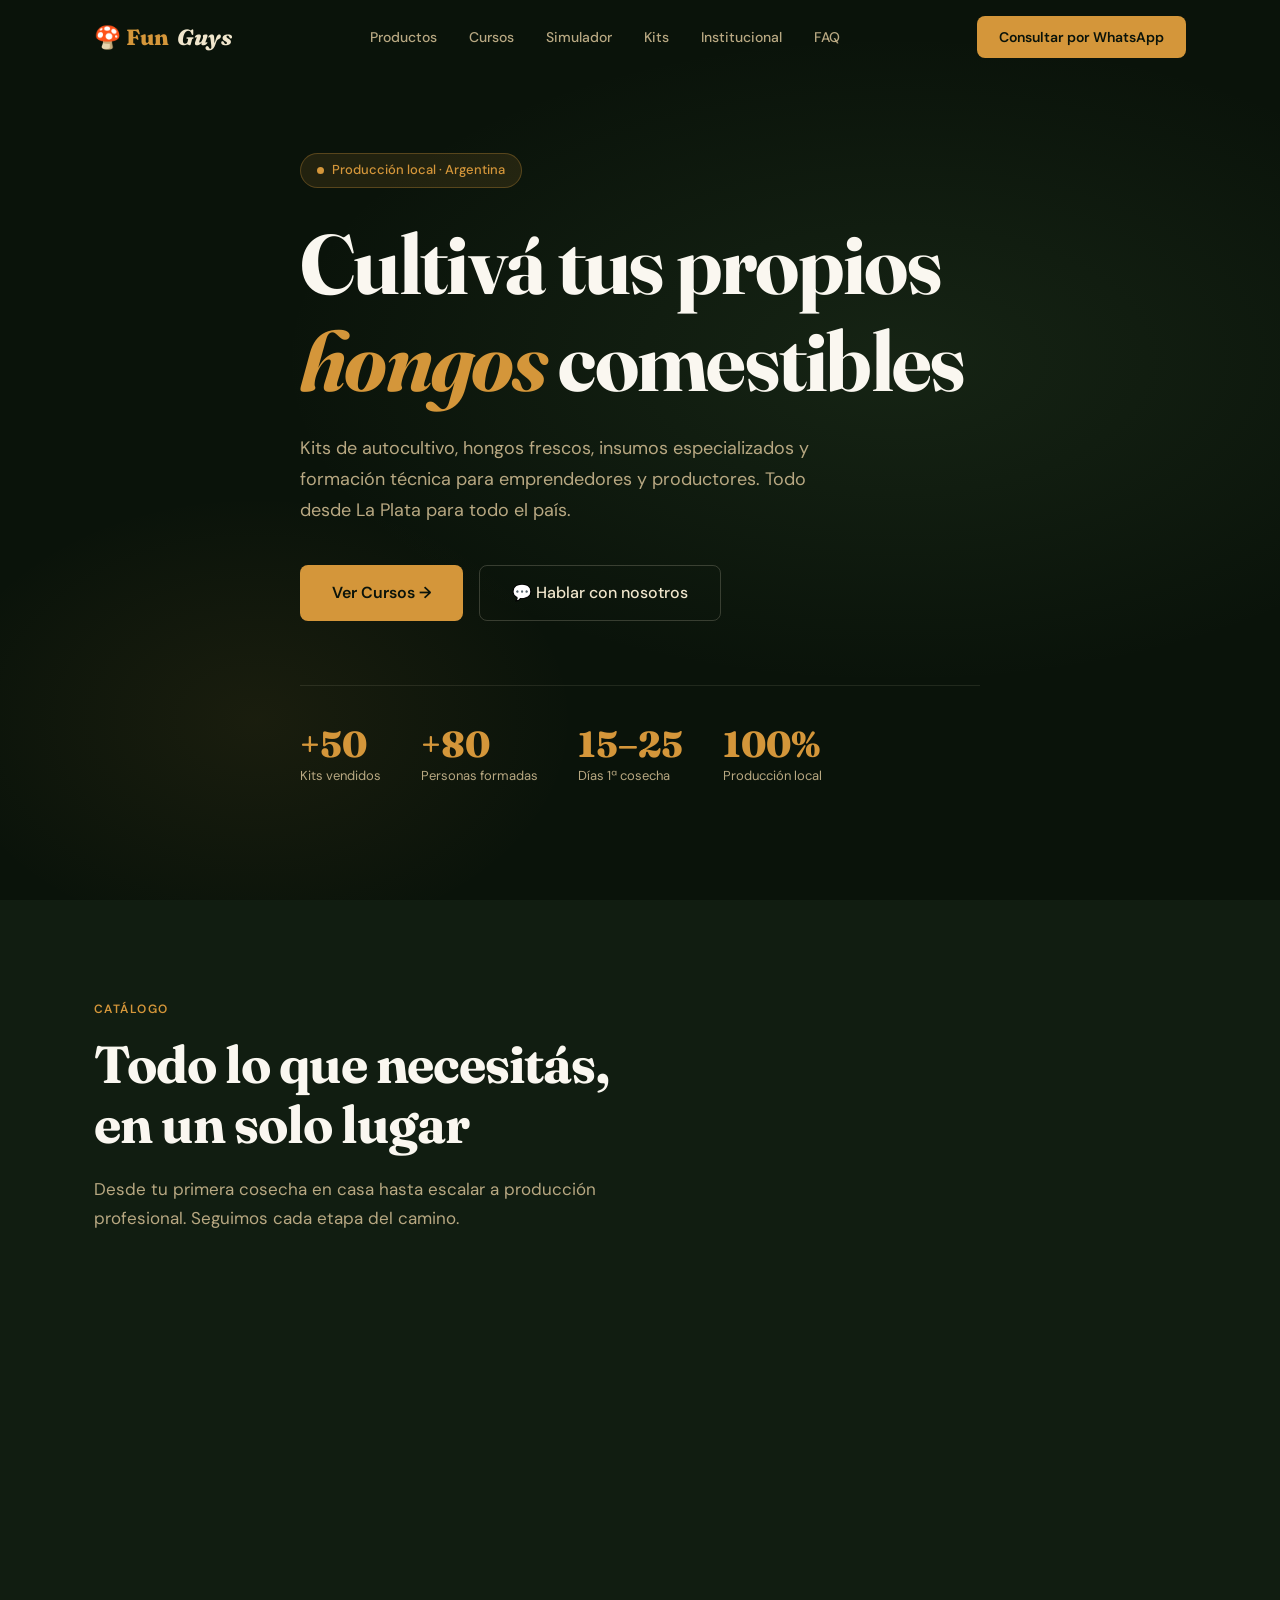
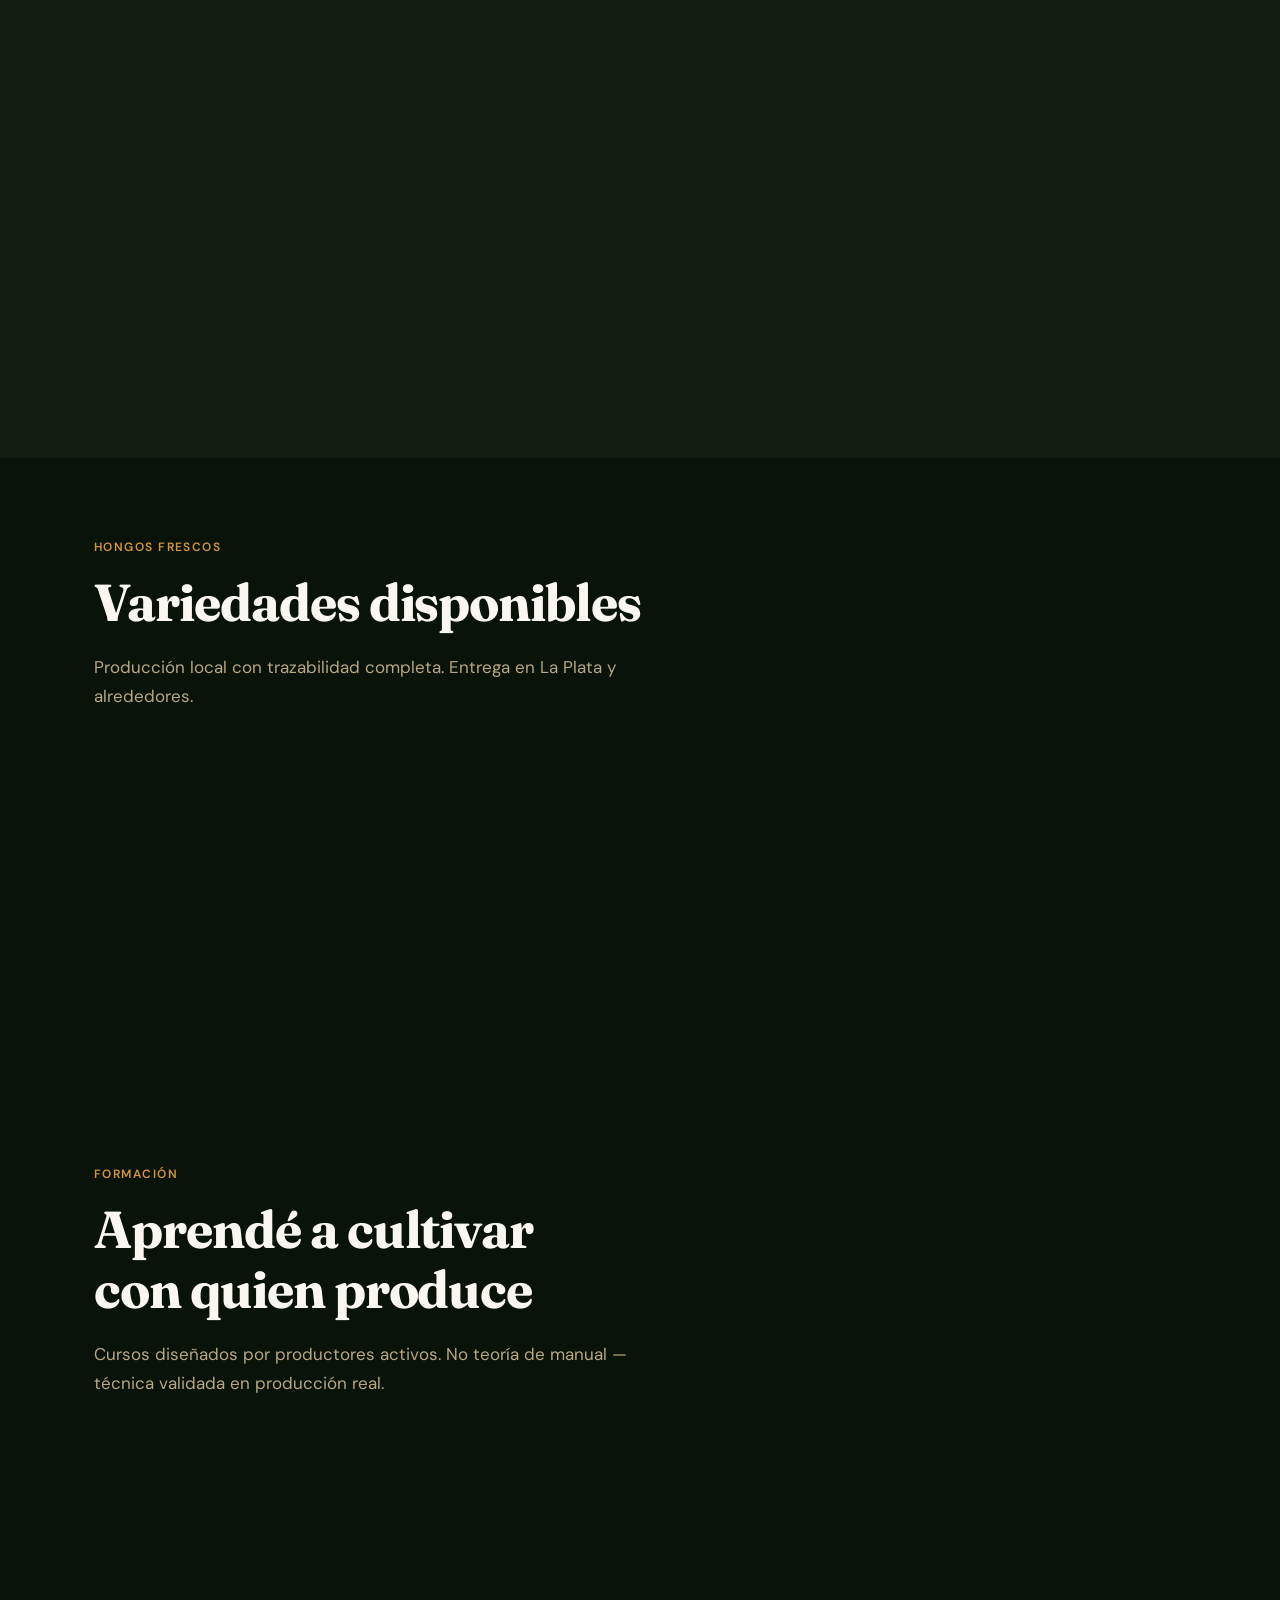
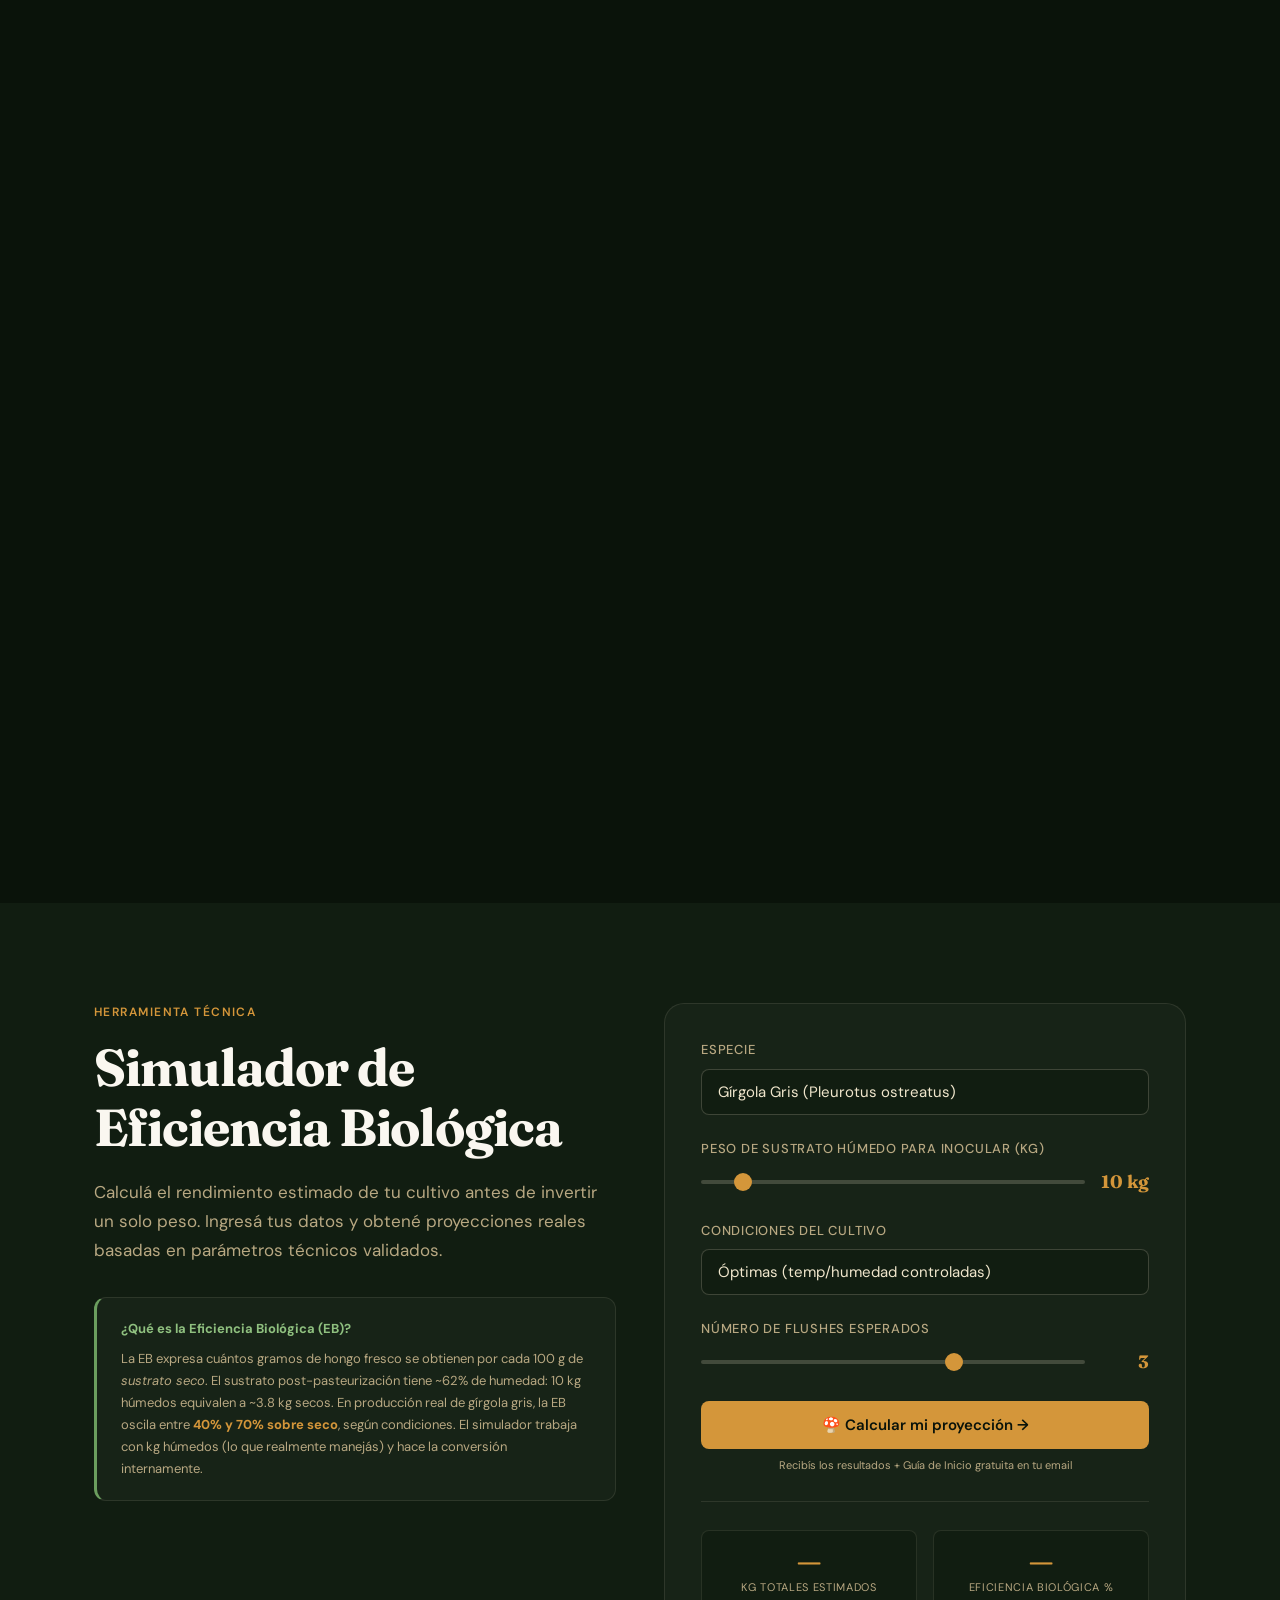
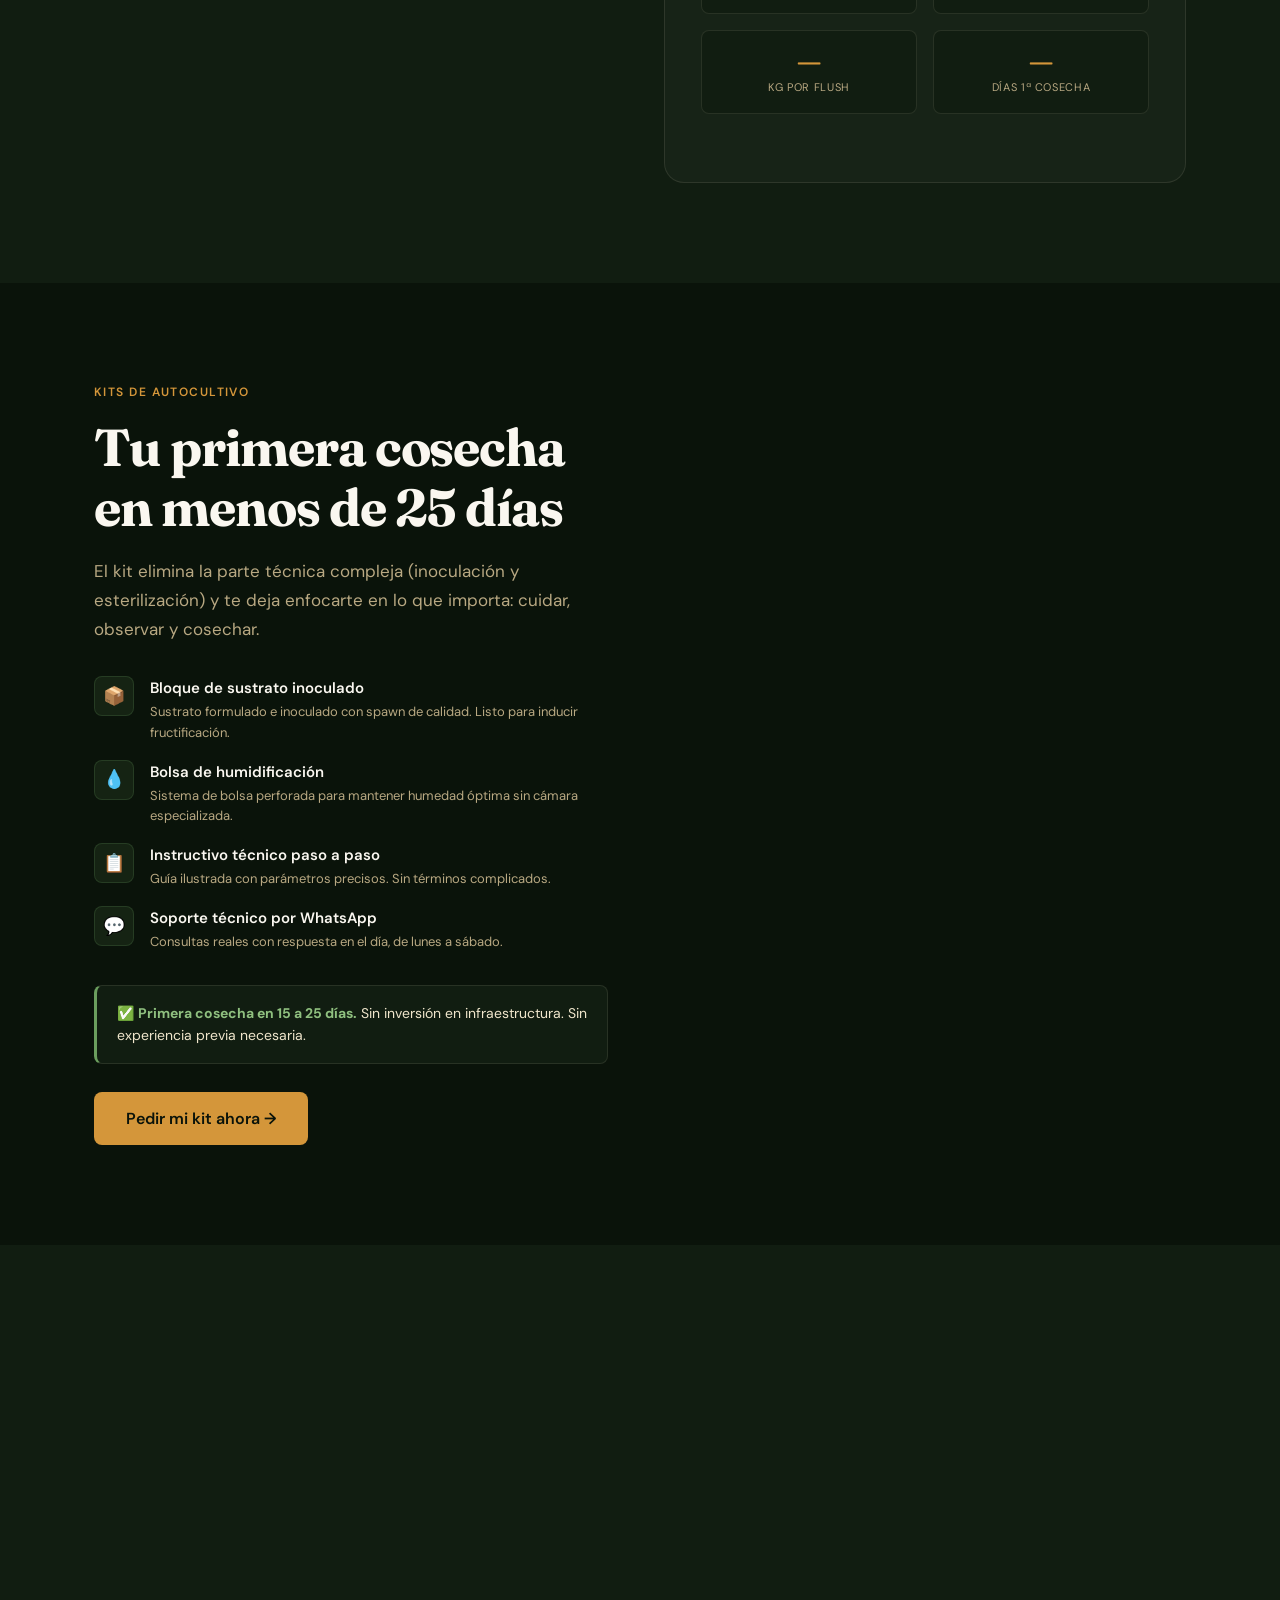
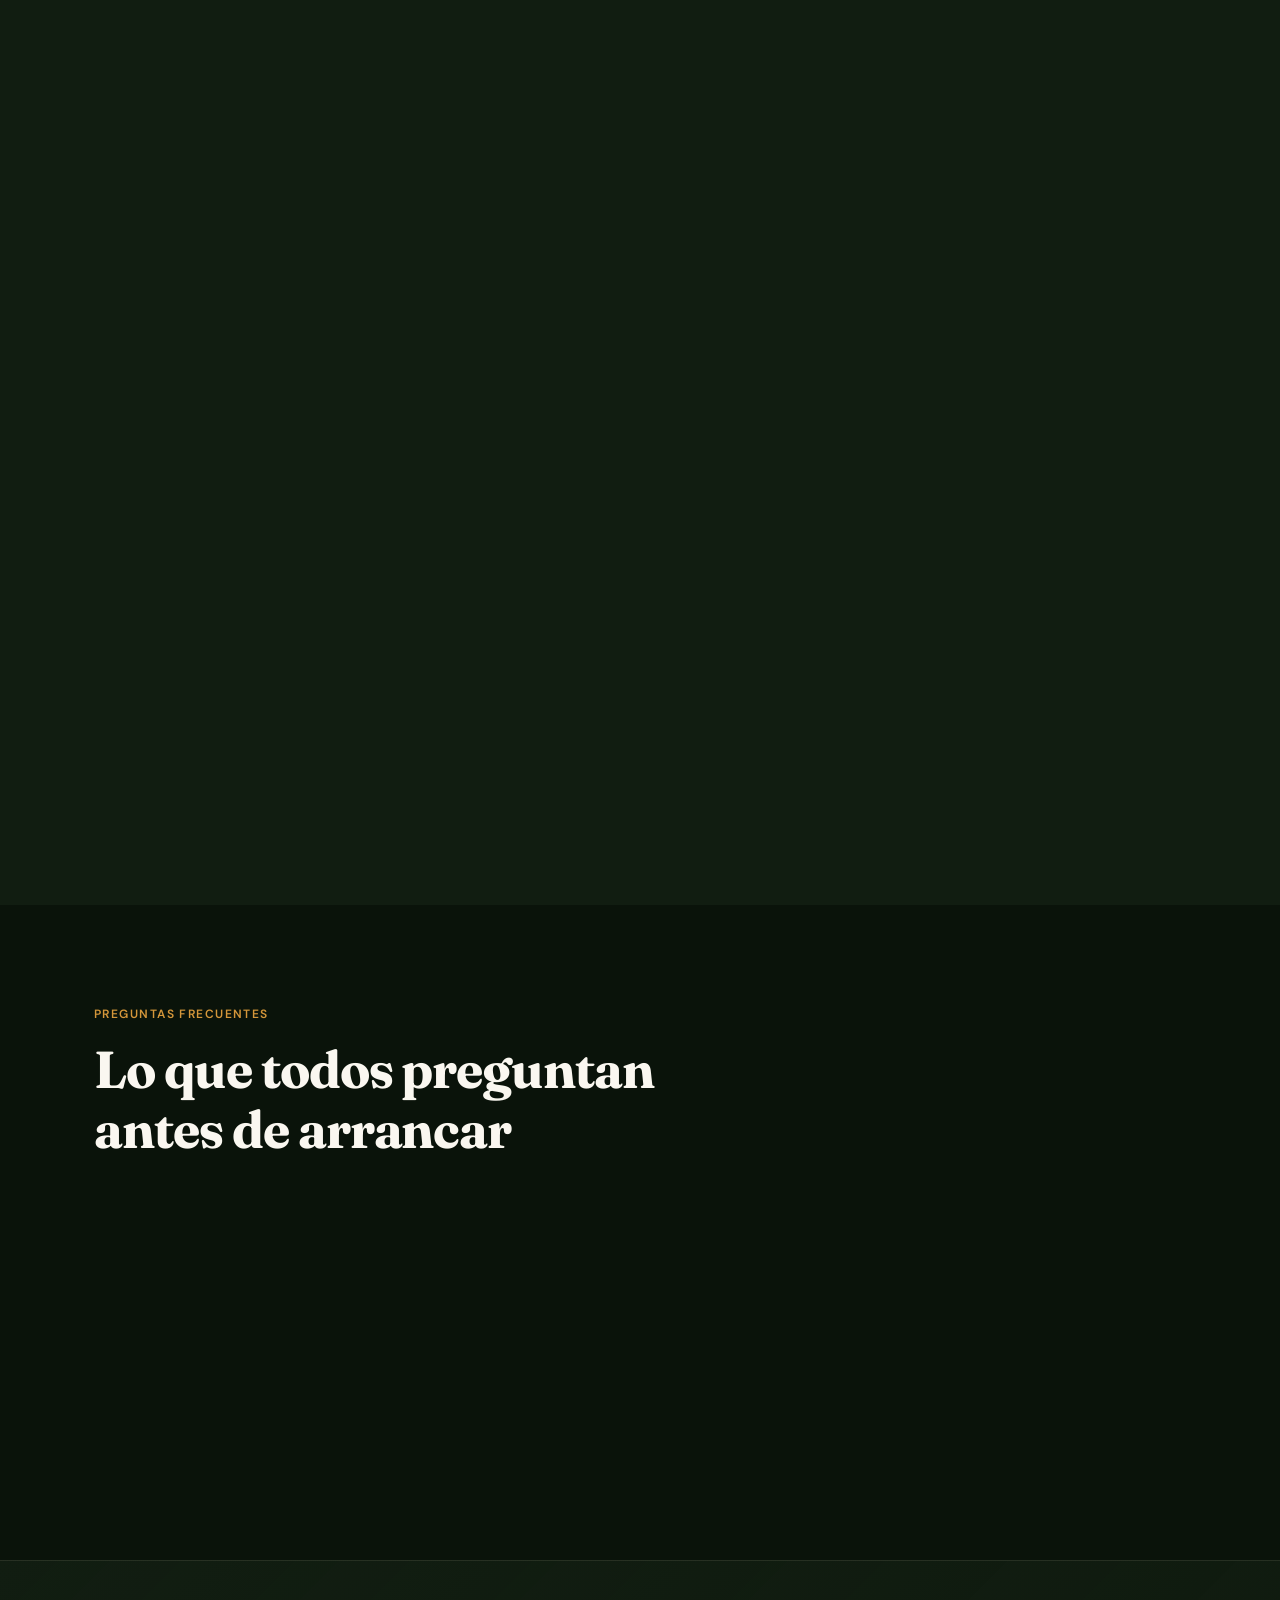
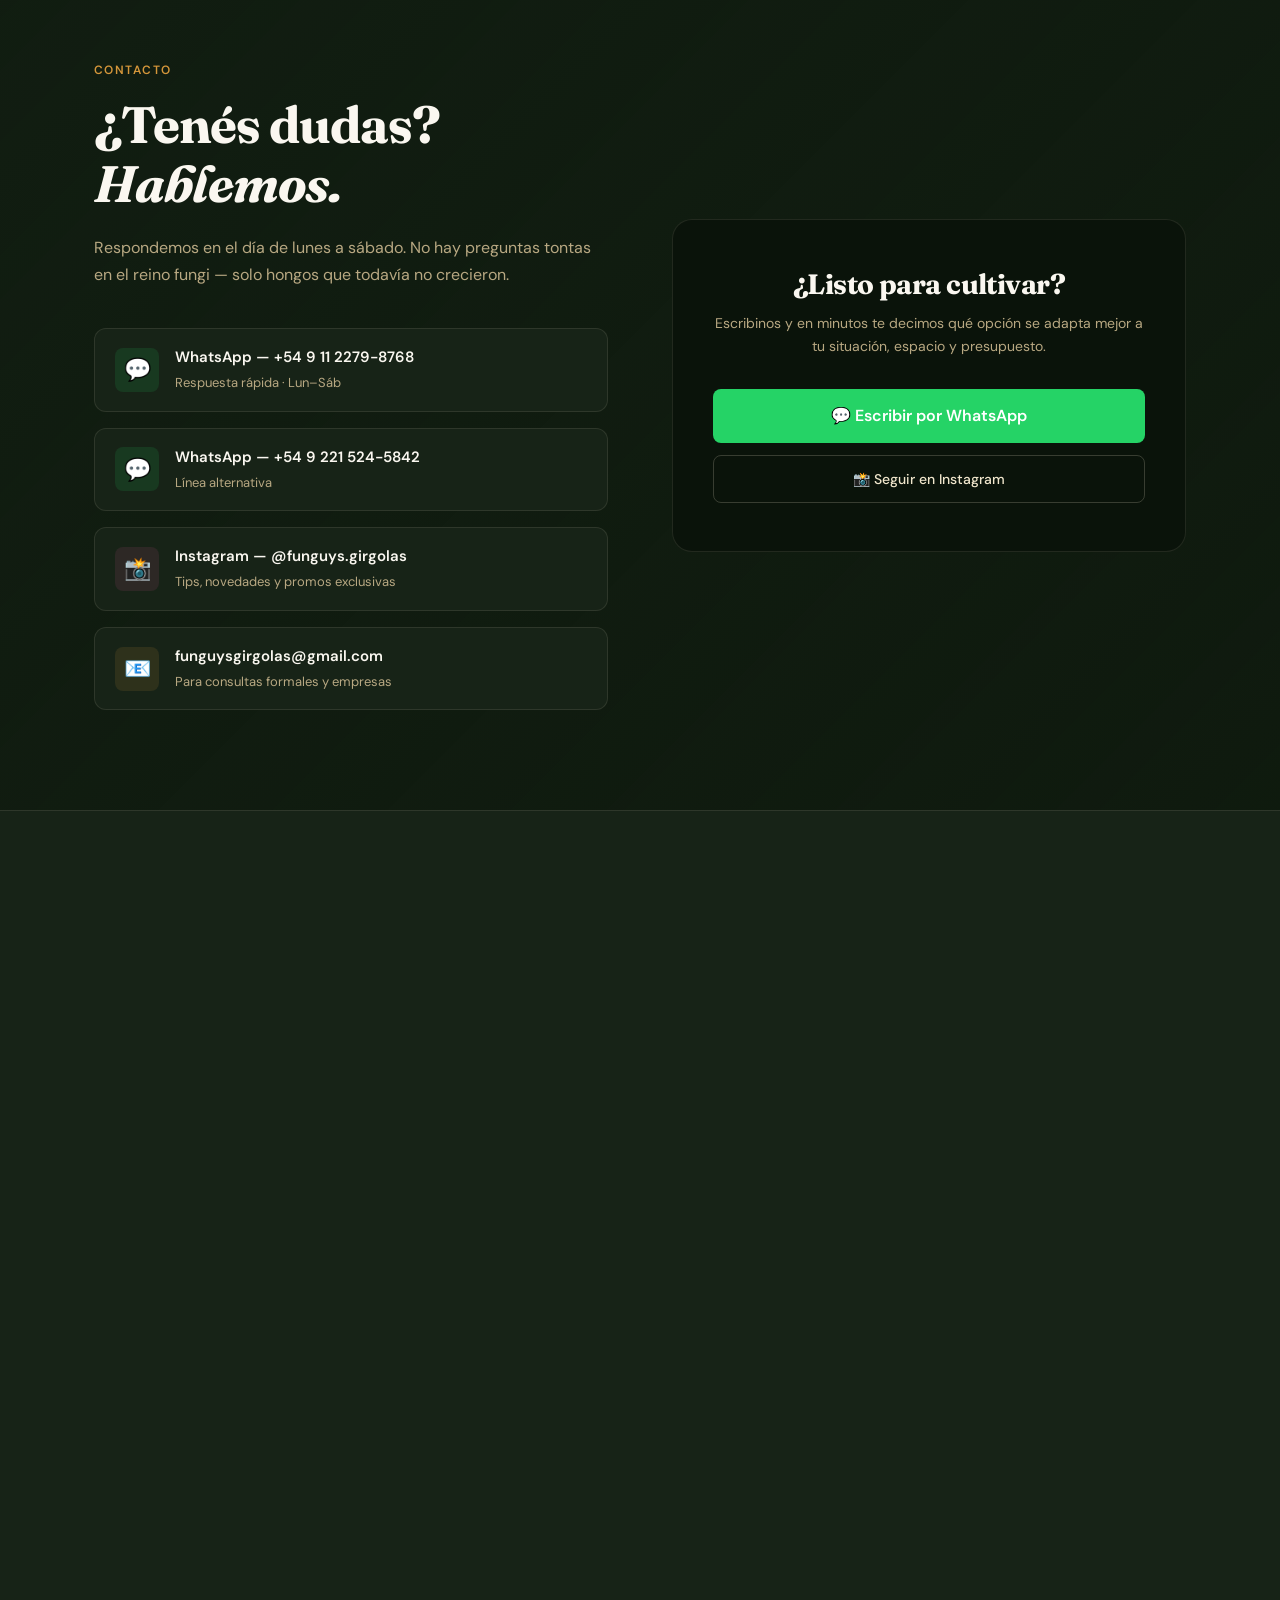
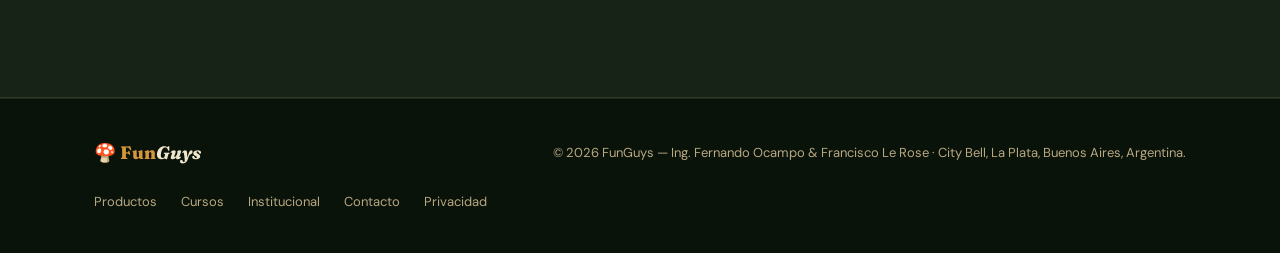
<file: index.html.html>
<!DOCTYPE html>
<html lang="es">
<head>
<meta charset="UTF-8">
<meta name="viewport" content="width=device-width, initial-scale=1.0">
<meta name="description" content="FunGuys — Hongos comestibles, kits de autocultivo, insumos y formación técnica para productores y emprendedores en Argentina. Producción local desde La Plata. Gírgolas, Pleurotus, Shiitake.">
<meta name="keywords" content="hongos comestibles argentina, cultivo gírgolas, kits autocultivo, curso hongos comestibles, pleurotus argentina, shiitake, La Plata, City Bell, formación hongos, emprendimiento hongos">
<meta name="author" content="FunGuys — Ing. Fernando Ocampo & Francisco Le Rose">
<meta name="robots" content="index, follow">
<meta name="theme-color" content="#0a130a">

<!-- Open Graph / WhatsApp / LinkedIn -->
<meta property="og:type" content="website">
<meta property="og:url" content="https://funguysgirgolas.com.ar/">
<meta property="og:title" content="FunGuys — Hongos Comestibles | Kits · Cursos · Insumos">
<meta property="og:description" content="Cultivá tus propios hongos comestibles. Kits de autocultivo, cursos técnicos e insumos profesionales desde La Plata, Argentina.">
<meta property="og:image" content="https://funguysgirgolas.com.ar/og-image.jpg">
<meta property="og:locale" content="es_AR">

<!-- Twitter Card -->
<meta name="twitter:card" content="summary_large_image">
<meta name="twitter:title" content="FunGuys — Hongos Comestibles">
<meta name="twitter:description" content="Cultivá tus propios hongos. Kits, cursos e insumos desde La Plata.">

<!-- Canonical -->
<link rel="canonical" href="https://funguysgirgolas.com.ar/">

<!-- Favicon inline SVG (no requiere archivo externo) -->
<link rel="icon" href="data:image/svg+xml,<svg xmlns='http://www.w3.org/2000/svg' viewBox='0 0 100 100'><text y='.9em' font-size='90'>🍄</text></svg>">

<title>FunGuys — Hongos Comestibles | Kits · Cursos · Insumos · La Plata Argentina</title>

<!-- Schema.org JSON-LD — SEO estructurado -->
<script type="application/ld+json">
{
  "@context": "https://schema.org",
  "@graph": [
    {
      "@type": ["LocalBusiness", "EducationalOrganization"],
      "@id": "https://funguysgirgolas.com.ar/#organization",
      "name": "FunGuys — Hongos Comestibles",
      "description": "Producción y capacitación técnica en hongos comestibles. Kits de autocultivo, cursos presenciales y virtuales, insumos profesionales.",
      "url": "https://funguysgirgolas.com.ar",
      "telephone": "+5491122798768",
      "email": "funguysgirgolas@gmail.com",
      "address": {
        "@type": "PostalAddress",
        "addressLocality": "City Bell",
        "addressRegion": "Buenos Aires",
        "addressCountry": "AR"
      },
      "sameAs": [
        "https://instagram.com/funguys.girgolas",
        "https://wa.me/5491122798768"
      ],
      "founder": [
        {
          "@type": "Person",
          "name": "Fernando David Ocampo",
          "jobTitle": "Ingeniero Mecánico — Magíster en Energías Renovables"
        },
        {
          "@type": "Person",
          "name": "Francisco Le Rose",
          "jobTitle": "Técnico Universitario en Agroecología"
        }
      ],
      "hasOfferCatalog": {
        "@type": "OfferCatalog",
        "name": "Productos y Servicios FunGuys",
        "itemListElement": [
          {
            "@type": "Offer",
            "itemOffered": {
              "@type": "Course",
              "name": "Curso Virtual de Producción de Hongos Comestibles",
              "description": "Formación completa en cultivo de gírgolas y hongos comestibles. Material descargable, videos y asesoría grupal incluida."
            }
          },
          {
            "@type": "Offer",
            "itemOffered": {
              "@type": "Product",
              "name": "Kit de Autocultivo de Gírgolas",
              "description": "Bloque inoculado, bolsa de humidificación, instructivo y soporte técnico."
            }
          }
        ]
      }
    }
  ]
}
</script>
<link rel="preconnect" href="https://fonts.googleapis.com">
<link rel="preconnect" href="https://fonts.gstatic.com" crossorigin>
<link href="https://fonts.googleapis.com/css2?family=Fraunces:ital,opsz,wght@0,9..144,300..900;1,9..144,300..900&family=DM+Sans:wght@300;400;500;600&display=swap" rel="stylesheet">
<style>
  :root {
    --bg: #0a130a;
    --surface: #111d11;
    --surface2: #172317;
    --cream: #f0e6cc;
    --cream-muted: #b8a882;
    --amber: #d4963a;
    --amber-light: #f0b85a;
    --sage: #6b9e5e;
    --sage-light: #8fc07f;
    --white: #faf7f0;
    --border: rgba(240,230,204,0.1);
    --border-strong: rgba(240,230,204,0.2);
    --radius: 12px;
    --radius-sm: 8px;
    --radius-lg: 20px;
  }

  *, *::before, *::after { box-sizing: border-box; margin: 0; padding: 0; }

  html { scroll-behavior: smooth; }

  body {
    background: var(--bg);
    color: var(--cream);
    font-family: 'DM Sans', sans-serif;
    font-size: 16px;
    line-height: 1.6;
    overflow-x: hidden;
  }

  h1, h2, h3, h4 {
    font-family: 'Fraunces', serif;
    font-weight: 700;
    line-height: 1.15;
    letter-spacing: -0.02em;
  }

  a { color: inherit; text-decoration: none; }

  img { max-width: 100%; }

  .container {
    max-width: 1140px;
    margin: 0 auto;
    padding: 0 24px;
  }

  /* ── NAV ── */
  nav {
    position: fixed;
    top: 0; left: 0; right: 0;
    z-index: 100;
    padding: 16px 0;
    transition: background 0.3s, backdrop-filter 0.3s;
  }
  nav.scrolled {
    background: rgba(10,19,10,0.92);
    backdrop-filter: blur(12px);
    border-bottom: 1px solid var(--border);
  }
  .nav-inner {
    display: flex;
    align-items: center;
    justify-content: space-between;
  }
  .nav-logo {
    font-family: 'Fraunces', serif;
    font-size: 22px;
    font-weight: 800;
    color: var(--amber);
    display: flex;
    align-items: center;
    gap: 8px;
  }
  .nav-logo span { color: var(--cream); font-style: italic; }
  .nav-links {
    display: flex;
    gap: 32px;
    list-style: none;
  }
  .nav-links a {
    font-size: 14px;
    font-weight: 500;
    color: var(--cream-muted);
    transition: color 0.2s;
  }
  .nav-links a:hover { color: var(--amber); }
  .nav-cta {
    background: var(--amber);
    color: var(--bg);
    padding: 10px 22px;
    border-radius: var(--radius-sm);
    font-size: 14px;
    font-weight: 600;
    transition: background 0.2s, transform 0.15s;
    white-space: nowrap;
  }
  .nav-cta:hover { background: var(--amber-light); transform: translateY(-1px); }

  .hamburger { display: none; cursor: pointer; flex-direction: column; gap: 5px; }
  .hamburger span { display: block; width: 24px; height: 2px; background: var(--cream); border-radius: 2px; }

  /* ── HERO ── */
  #hero {
    min-height: 100vh;
    display: flex;
    align-items: center;
    position: relative;
    overflow: hidden;
    padding: 120px 0 80px;
  }

  .hero-bg {
    position: absolute;
    inset: 0;
    background:
      radial-gradient(ellipse 80% 60% at 70% 40%, rgba(107,158,94,0.12) 0%, transparent 60%),
      radial-gradient(ellipse 50% 50% at 20% 80%, rgba(212,150,58,0.08) 0%, transparent 50%);
  }

  /* Mycelium network SVG canvas */
  #mycelium-canvas {
    position: absolute;
    inset: 0;
    opacity: 0.35;
  }

  .hero-content {
    position: relative;
    z-index: 2;
    max-width: 680px;
  }
  .hero-badge {
    display: inline-flex;
    align-items: center;
    gap: 8px;
    background: rgba(212,150,58,0.12);
    border: 1px solid rgba(212,150,58,0.3);
    color: var(--amber);
    padding: 6px 16px;
    border-radius: 999px;
    font-size: 13px;
    font-weight: 500;
    margin-bottom: 28px;
    animation: fadeUp 0.6s ease both;
  }
  .hero-badge::before { content: ''; width: 7px; height: 7px; border-radius: 50%; background: var(--amber); display: block; animation: pulse 2s ease infinite; }

  @keyframes pulse { 0%,100% { opacity: 1; } 50% { opacity: 0.3; } }

  h1.hero-title {
    font-size: clamp(44px, 7vw, 84px);
    color: var(--white);
    margin-bottom: 24px;
    animation: fadeUp 0.6s ease 0.1s both;
  }
  h1.hero-title em {
    color: var(--amber);
    font-style: italic;
  }
  .hero-sub {
    font-size: 18px;
    color: var(--cream-muted);
    line-height: 1.7;
    max-width: 520px;
    margin-bottom: 40px;
    animation: fadeUp 0.6s ease 0.2s both;
  }
  .hero-actions {
    display: flex;
    gap: 16px;
    flex-wrap: wrap;
    animation: fadeUp 0.6s ease 0.3s both;
  }
  .btn-primary {
    background: var(--amber);
    color: var(--bg);
    padding: 14px 32px;
    border-radius: var(--radius-sm);
    font-size: 16px;
    font-weight: 600;
    transition: background 0.2s, transform 0.15s, box-shadow 0.2s;
    display: inline-flex;
    align-items: center;
    gap: 8px;
  }
  .btn-primary:hover {
    background: var(--amber-light);
    transform: translateY(-2px);
    box-shadow: 0 8px 24px rgba(212,150,58,0.3);
  }
  .btn-secondary {
    background: transparent;
    border: 1px solid var(--border-strong);
    color: var(--cream);
    padding: 14px 32px;
    border-radius: var(--radius-sm);
    font-size: 16px;
    font-weight: 500;
    transition: border-color 0.2s, background 0.2s, transform 0.15s;
    display: inline-flex;
    align-items: center;
    gap: 8px;
  }
  .btn-secondary:hover {
    border-color: var(--amber);
    background: rgba(212,150,58,0.06);
    transform: translateY(-2px);
  }
  .hero-stats {
    display: flex;
    gap: 40px;
    margin-top: 64px;
    padding-top: 40px;
    border-top: 1px solid var(--border);
    animation: fadeUp 0.6s ease 0.4s both;
  }
  .stat-num {
    font-family: 'Fraunces', serif;
    font-size: 36px;
    font-weight: 800;
    color: var(--amber);
    line-height: 1;
  }
  .stat-label {
    font-size: 13px;
    color: var(--cream-muted);
    margin-top: 4px;
  }

  .hero-img-wrap {
    position: absolute;
    right: -40px;
    top: 50%;
    transform: translateY(-50%);
    width: 480px;
    opacity: 0.15;
    pointer-events: none;
    z-index: 1;
  }

  @keyframes fadeUp {
    from { opacity: 0; transform: translateY(24px); }
    to { opacity: 1; transform: translateY(0); }
  }

  /* ── SECTION COMMON ── */
  section { padding: 100px 0; }
  .section-tag {
    font-size: 12px;
    font-weight: 600;
    text-transform: uppercase;
    letter-spacing: 0.12em;
    color: var(--amber);
    margin-bottom: 16px;
    display: block;
  }
  .section-title {
    font-size: clamp(32px, 5vw, 52px);
    color: var(--white);
    margin-bottom: 20px;
  }
  .section-sub {
    font-size: 17px;
    color: var(--cream-muted);
    max-width: 540px;
    line-height: 1.7;
    margin-bottom: 56px;
  }

  /* ── PRODUCTS ── */
  #productos { background: var(--surface); }
  .products-grid {
    display: grid;
    grid-template-columns: repeat(auto-fit, minmax(260px, 1fr));
    gap: 20px;
    margin-top: 56px;
  }
  .product-card {
    background: var(--surface2);
    border: 1px solid var(--border);
    border-radius: var(--radius-lg);
    padding: 32px 28px;
    transition: border-color 0.2s, transform 0.2s;
    position: relative;
    overflow: hidden;
  }
  .product-card::after {
    content: '';
    position: absolute;
    top: 0; left: 0;
    width: 100%;
    height: 3px;
    background: linear-gradient(90deg, var(--sage), var(--amber));
    transform: scaleX(0);
    transform-origin: left;
    transition: transform 0.3s;
  }
  .product-card:hover { border-color: var(--border-strong); transform: translateY(-4px); }
  .product-card:hover::after { transform: scaleX(1); }
  .product-icon {
    font-size: 36px;
    margin-bottom: 20px;
    display: block;
  }
  .product-title {
    font-family: 'Fraunces', serif;
    font-size: 22px;
    font-weight: 700;
    color: var(--white);
    margin-bottom: 12px;
  }
  .product-desc {
    font-size: 14px;
    color: var(--cream-muted);
    line-height: 1.65;
    margin-bottom: 24px;
  }
  .product-tag {
    display: inline-block;
    padding: 4px 12px;
    border-radius: 999px;
    font-size: 12px;
    font-weight: 500;
    background: rgba(107,158,94,0.12);
    border: 1px solid rgba(107,158,94,0.2);
    color: var(--sage-light);
  }

  /* ── CURSOS ── */
  #cursos { background: var(--bg); }
  .cursos-grid {
    display: grid;
    grid-template-columns: 1fr 1fr;
    gap: 24px;
    align-items: start;
  }
  .curso-card {
    background: var(--surface);
    border: 1px solid var(--border);
    border-radius: var(--radius-lg);
    padding: 40px 36px;
    position: relative;
  }
  .curso-card.featured {
    border-color: var(--amber);
    background: linear-gradient(135deg, rgba(212,150,58,0.05) 0%, var(--surface) 60%);
  }
  .featured-badge {
    position: absolute;
    top: -12px;
    left: 32px;
    background: var(--amber);
    color: var(--bg);
    font-size: 11px;
    font-weight: 700;
    text-transform: uppercase;
    letter-spacing: 0.1em;
    padding: 4px 14px;
    border-radius: 999px;
  }
  .curso-type {
    font-size: 12px;
    font-weight: 600;
    text-transform: uppercase;
    letter-spacing: 0.1em;
    color: var(--amber);
    margin-bottom: 12px;
  }
  .curso-title {
    font-family: 'Fraunces', serif;
    font-size: 26px;
    font-weight: 700;
    color: var(--white);
    margin-bottom: 16px;
  }
  .curso-desc {
    font-size: 14px;
    color: var(--cream-muted);
    line-height: 1.65;
    margin-bottom: 28px;
  }
  .curso-features {
    list-style: none;
    margin-bottom: 32px;
    display: flex;
    flex-direction: column;
    gap: 10px;
  }
  .curso-features li {
    font-size: 14px;
    color: var(--cream);
    display: flex;
    gap: 10px;
    align-items: flex-start;
  }
  .curso-features li::before {
    content: '';
    width: 16px;
    height: 16px;
    min-width: 16px;
    border-radius: 50%;
    background: rgba(107,158,94,0.2);
    border: 1px solid var(--sage);
    display: flex;
    align-items: center;
    justify-content: center;
    margin-top: 2px;
    background-image: url("data:image/svg+xml,%3Csvg xmlns='http://www.w3.org/2000/svg' viewBox='0 0 16 16'%3E%3Cpath fill='%238fc07f' d='M3 8l3.5 3.5L13 5'/%3E%3C/svg%3E");
    background-size: 12px;
    background-repeat: no-repeat;
    background-position: center;
  }
  .precio-wrap {
    display: flex;
    align-items: baseline;
    gap: 12px;
    margin-bottom: 8px;
  }
  .precio-actual {
    font-family: 'Fraunces', serif;
    font-size: 38px;
    font-weight: 800;
    color: var(--amber);
    line-height: 1;
  }
  .precio-tachado {
    font-size: 18px;
    color: var(--cream-muted);
    text-decoration: line-through;
  }
  .precio-nota {
    font-size: 12px;
    color: var(--cream-muted);
    margin-bottom: 24px;
  }
  .precio-urgencia {
    font-size: 12px;
    color: var(--amber);
    font-weight: 600;
    background: rgba(212,150,58,0.1);
    border: 1px solid rgba(212,150,58,0.2);
    border-radius: var(--radius-sm);
    padding: 8px 14px;
    margin-bottom: 24px;
    display: block;
  }

  /* ── SIMULADOR ── */
  #simulador { background: var(--surface); }
  .sim-grid {
    display: grid;
    grid-template-columns: 1fr 1fr;
    gap: 48px;
    align-items: start;
  }
  .sim-intro .section-sub { margin-bottom: 0; }
  .sim-panel {
    background: var(--surface2);
    border: 1px solid var(--border);
    border-radius: var(--radius-lg);
    padding: 36px;
  }
  .sim-field {
    margin-bottom: 24px;
  }
  .sim-label {
    display: block;
    font-size: 13px;
    font-weight: 500;
    color: var(--cream-muted);
    margin-bottom: 8px;
    text-transform: uppercase;
    letter-spacing: 0.06em;
  }
  .sim-select, .sim-input {
    width: 100%;
    background: var(--surface);
    border: 1px solid var(--border-strong);
    border-radius: var(--radius-sm);
    color: var(--cream);
    padding: 12px 16px;
    font-size: 15px;
    font-family: 'DM Sans', sans-serif;
    outline: none;
    transition: border-color 0.2s;
    appearance: none;
  }
  .sim-select:focus, .sim-input:focus {
    border-color: var(--amber);
  }
  .sim-select option { background: #111d11; }
  .sim-results {
    margin-top: 28px;
    padding-top: 28px;
    border-top: 1px solid var(--border);
    display: grid;
    grid-template-columns: 1fr 1fr;
    gap: 16px;
  }
  .sim-result-card {
    background: var(--surface);
    border: 1px solid var(--border);
    border-radius: var(--radius-sm);
    padding: 16px;
    text-align: center;
  }
  .sim-result-val {
    font-family: 'Fraunces', serif;
    font-size: 28px;
    font-weight: 800;
    color: var(--amber);
    line-height: 1;
  }
  .sim-result-label {
    font-size: 11px;
    color: var(--cream-muted);
    margin-top: 4px;
    text-transform: uppercase;
    letter-spacing: 0.06em;
  }
  .sim-note {
    margin-top: 16px;
    font-size: 12px;
    color: var(--cream-muted);
    line-height: 1.6;
    grid-column: 1 / -1;
    text-align: center;
  }
  .slider-row {
    display: flex;
    gap: 12px;
    align-items: center;
  }
  .slider-row input[type=range] {
    flex: 1;
    -webkit-appearance: none;
    height: 4px;
    background: var(--border-strong);
    border-radius: 2px;
    outline: none;
  }
  .slider-row input[type=range]::-webkit-slider-thumb {
    -webkit-appearance: none;
    width: 18px;
    height: 18px;
    border-radius: 50%;
    background: var(--amber);
    cursor: pointer;
    transition: transform 0.15s;
  }
  .slider-row input[type=range]::-webkit-slider-thumb:hover { transform: scale(1.2); }
  .slider-val {
    font-family: 'Fraunces', serif;
    font-size: 18px;
    font-weight: 700;
    color: var(--amber);
    min-width: 52px;
    text-align: right;
  }

  /* ── KIT ── */
  #kits { background: var(--bg); }
  .kit-layout {
    display: grid;
    grid-template-columns: 1fr 1fr;
    gap: 64px;
    align-items: center;
  }
  .kit-features {
    list-style: none;
    display: flex;
    flex-direction: column;
    gap: 16px;
    margin: 32px 0;
  }
  .kit-features li {
    display: flex;
    gap: 16px;
    align-items: flex-start;
  }
  .kit-icon-wrap {
    width: 40px;
    height: 40px;
    min-width: 40px;
    border-radius: var(--radius-sm);
    background: rgba(107,158,94,0.12);
    border: 1px solid rgba(107,158,94,0.2);
    display: flex;
    align-items: center;
    justify-content: center;
    font-size: 18px;
  }
  .kit-feat-title {
    font-weight: 600;
    color: var(--white);
    font-size: 15px;
  }
  .kit-feat-desc {
    font-size: 13px;
    color: var(--cream-muted);
    margin-top: 2px;
  }
  .kit-highlight-box {
    background: var(--surface);
    border: 1px solid var(--border);
    border-left: 3px solid var(--sage);
    border-radius: var(--radius-sm);
    padding: 16px 20px;
    margin-top: 28px;
    font-size: 14px;
    color: var(--cream);
  }
  .kit-highlight-box strong { color: var(--sage-light); }

  .kit-visual {
    position: relative;
  }
  .kit-card-visual {
    background: var(--surface);
    border: 1px solid var(--border);
    border-radius: var(--radius-lg);
    padding: 40px;
    text-align: center;
    position: relative;
    overflow: hidden;
  }
  .kit-card-visual::before {
    content: '';
    position: absolute;
    top: -80px; right: -80px;
    width: 200px; height: 200px;
    border-radius: 50%;
    background: radial-gradient(circle, rgba(107,158,94,0.2) 0%, transparent 70%);
  }
  .kit-mushroom-emoji {
    font-size: 80px;
    display: block;
    margin-bottom: 20px;
    filter: drop-shadow(0 4px 16px rgba(107,158,94,0.3));
  }
  .kit-steps {
    display: flex;
    flex-direction: column;
    gap: 12px;
    text-align: left;
    margin-top: 24px;
  }
  .kit-step {
    display: flex;
    align-items: center;
    gap: 12px;
    background: var(--surface2);
    padding: 12px 16px;
    border-radius: var(--radius-sm);
    border: 1px solid var(--border);
  }
  .kit-step-num {
    font-family: 'Fraunces', serif;
    font-size: 20px;
    font-weight: 800;
    color: var(--amber);
    min-width: 28px;
  }
  .kit-step-text { font-size: 13px; color: var(--cream); }

  /* ── SOBRE ── */
  #sobre { background: var(--surface); }
  .sobre-grid {
    display: grid;
    grid-template-columns: 1fr 2fr;
    gap: 64px;
    align-items: center;
  }
  .sobre-avatar {
    width: 100%;
    aspect-ratio: 1;
    border-radius: var(--radius-lg);
    background: linear-gradient(135deg, var(--surface2) 0%, rgba(107,158,94,0.1) 100%);
    border: 1px solid var(--border);
    display: flex;
    flex-direction: column;
    align-items: center;
    justify-content: center;
    gap: 12px;
    font-size: 64px;
    position: relative;
    overflow: hidden;
  }
  .sobre-avatar::after {
    content: '';
    position: absolute;
    bottom: 0; left: 0; right: 0;
    height: 40%;
    background: linear-gradient(to top, rgba(107,158,94,0.12), transparent);
  }
  .sobre-name {
    font-family: 'Fraunces', serif;
    font-size: 22px;
    font-weight: 700;
    color: var(--white);
    z-index: 1;
  }
  .sobre-role { font-size: 13px; color: var(--cream-muted); z-index: 1; }
  .sobre-text {
    font-size: 17px;
    color: var(--cream-muted);
    line-height: 1.8;
    margin-bottom: 20px;
  }
  .sobre-text strong { color: var(--cream); }
  .sobre-chips {
    display: flex;
    flex-wrap: wrap;
    gap: 8px;
    margin-top: 24px;
  }
  .chip {
    padding: 6px 14px;
    border-radius: 999px;
    font-size: 13px;
    border: 1px solid var(--border-strong);
    color: var(--cream-muted);
  }
  .chip.green {
    background: rgba(107,158,94,0.1);
    border-color: rgba(107,158,94,0.25);
    color: var(--sage-light);
  }

  /* ── FAQ ── */
  #faq { background: var(--bg); }
  .faq-grid {
    display: grid;
    grid-template-columns: 1fr 1fr;
    gap: 0 48px;
    align-items: start;
  }
  .faq-item {
    border-bottom: 1px solid var(--border);
    overflow: hidden;
  }
  .faq-q {
    width: 100%;
    background: none;
    border: none;
    color: var(--cream);
    font-family: 'DM Sans', sans-serif;
    font-size: 15px;
    font-weight: 500;
    text-align: left;
    padding: 20px 0;
    cursor: pointer;
    display: flex;
    justify-content: space-between;
    align-items: center;
    gap: 16px;
    transition: color 0.2s;
  }
  .faq-q:hover { color: var(--amber); }
  .faq-arrow {
    width: 20px;
    height: 20px;
    min-width: 20px;
    border-radius: 50%;
    border: 1px solid var(--border-strong);
    display: flex;
    align-items: center;
    justify-content: center;
    transition: transform 0.3s, background 0.2s;
    font-size: 12px;
    color: var(--cream-muted);
  }
  .faq-item.open .faq-arrow {
    transform: rotate(45deg);
    background: rgba(212,150,58,0.15);
    border-color: var(--amber);
    color: var(--amber);
  }
  .faq-a {
    font-size: 14px;
    color: var(--cream-muted);
    line-height: 1.7;
    max-height: 0;
    overflow: hidden;
    transition: max-height 0.35s ease, padding 0.35s ease;
    padding-bottom: 0;
  }
  .faq-item.open .faq-a {
    max-height: 300px;
    padding-bottom: 20px;
  }

  /* ── CONTACTO ── */
  #contacto {
    background: linear-gradient(135deg, var(--surface) 0%, rgba(107,158,94,0.05) 100%);
    border-top: 1px solid var(--border);
  }
  .contacto-inner {
    display: grid;
    grid-template-columns: 1fr 1fr;
    gap: 64px;
    align-items: center;
  }
  .contacto-title {
    font-size: clamp(32px, 4vw, 52px);
    color: var(--white);
    margin-bottom: 20px;
  }
  .contacto-desc {
    font-size: 16px;
    color: var(--cream-muted);
    line-height: 1.7;
    margin-bottom: 40px;
  }
  .contacto-methods {
    display: flex;
    flex-direction: column;
    gap: 16px;
  }
  .contact-method {
    display: flex;
    align-items: center;
    gap: 16px;
    background: var(--surface2);
    border: 1px solid var(--border);
    border-radius: var(--radius);
    padding: 16px 20px;
    transition: border-color 0.2s, transform 0.2s;
    text-decoration: none;
    color: var(--cream);
  }
  .contact-method:hover {
    border-color: var(--amber);
    transform: translateX(4px);
  }
  .contact-method-icon {
    width: 44px;
    height: 44px;
    min-width: 44px;
    border-radius: var(--radius-sm);
    display: flex;
    align-items: center;
    justify-content: center;
    font-size: 22px;
  }
  .cm-green { background: rgba(37,211,102,0.12); }
  .cm-pink { background: rgba(200,73,142,0.12); }
  .cm-amber { background: rgba(212,150,58,0.12); }
  .contact-method-info strong {
    display: block;
    font-size: 15px;
    font-weight: 600;
    color: var(--white);
  }
  .contact-method-info span {
    font-size: 13px;
    color: var(--cream-muted);
  }
  .contacto-cta-big {
    text-align: center;
    padding: 48px 40px;
    background: var(--bg);
    border: 1px solid var(--border);
    border-radius: var(--radius-lg);
  }
  .contacto-cta-big h3 {
    font-family: 'Fraunces', serif;
    font-size: 28px;
    color: var(--white);
    margin-bottom: 12px;
  }
  .contacto-cta-big p {
    font-size: 14px;
    color: var(--cream-muted);
    margin-bottom: 32px;
    line-height: 1.6;
  }
  .btn-whatsapp {
    display: inline-flex;
    align-items: center;
    gap: 10px;
    background: #25d366;
    color: #fff;
    padding: 14px 32px;
    border-radius: var(--radius-sm);
    font-size: 16px;
    font-weight: 600;
    width: 100%;
    justify-content: center;
    transition: background 0.2s, transform 0.15s;
    margin-bottom: 12px;
  }
  .btn-whatsapp:hover { background: #20b557; transform: translateY(-2px); }
  .btn-instagram {
    display: inline-flex;
    align-items: center;
    gap: 10px;
    background: transparent;
    border: 1px solid var(--border-strong);
    color: var(--cream);
    padding: 12px 32px;
    border-radius: var(--radius-sm);
    font-size: 14px;
    font-weight: 500;
    width: 100%;
    justify-content: center;
    transition: border-color 0.2s, background 0.2s;
  }
  .btn-instagram:hover {
    border-color: #c67c3e;
    background: rgba(198,124,62,0.06);
  }

  /* ── FOOTER ── */
  footer {
    background: var(--bg);
    border-top: 1px solid var(--border);
    padding: 40px 0;
  }
  .footer-inner {
    display: flex;
    align-items: center;
    justify-content: space-between;
    gap: 24px;
    flex-wrap: wrap;
  }
  .footer-logo {
    font-family: 'Fraunces', serif;
    font-size: 18px;
    font-weight: 800;
    color: var(--amber);
  }
  .footer-logo span { color: var(--cream); font-style: italic; }
  .footer-copy {
    font-size: 13px;
    color: var(--cream-muted);
  }
  .footer-links {
    display: flex;
    gap: 24px;
  }
  .footer-links a {
    font-size: 13px;
    color: var(--cream-muted);
    transition: color 0.2s;
  }
  .footer-links a:hover { color: var(--amber); }

  /* ── RESPONSIVE ── */
  @media (max-width: 768px) {
    .nav-links, .nav-cta { display: none; }
    .hamburger { display: flex; }
    .cursos-grid { grid-template-columns: 1fr; }
    .sim-grid { grid-template-columns: 1fr; }
    .kit-layout { grid-template-columns: 1fr; }
    .sobre-grid { grid-template-columns: 1fr; }
    .faq-grid { grid-template-columns: 1fr; gap: 0; }
    .contacto-inner { grid-template-columns: 1fr; }
    .hero-stats { flex-direction: column; gap: 20px; }
    .sim-results { grid-template-columns: 1fr 1fr; }
    section { padding: 72px 0; }
    /* Nueva sección sobre — 1 col en mobile */
    #sobre [style*="grid-template-columns:1fr 1fr"] { grid-template-columns: 1fr !important; }
  }

  /* ── SCROLL ANIMATIONS ── */
  .reveal {
    opacity: 0;
    transform: translateY(32px);
    transition: opacity 0.6s ease, transform 0.6s ease;
  }
  .reveal.visible {
    opacity: 1;
    transform: translateY(0);
  }

  /* ── MOBILE NAV ── */
  .mobile-nav {
    display: none;
    position: fixed;
    inset: 0;
    background: var(--bg);
    z-index: 200;
    flex-direction: column;
    align-items: center;
    justify-content: center;
    gap: 32px;
  }
  .mobile-nav.open { display: flex; }
  .mobile-nav a {
    font-family: 'Fraunces', serif;
    font-size: 32px;
    color: var(--white);
    font-weight: 700;
    transition: color 0.2s;
  }
  .mobile-nav a:hover { color: var(--amber); }
  .mobile-nav-close {
    position: absolute;
    top: 24px; right: 24px;
    background: none;
    border: none;
    color: var(--cream);
    font-size: 28px;
    cursor: pointer;
  }

  /* Inline badge */
  .early-badge {
    display: inline-block;
    background: rgba(212,150,58,0.12);
    border: 1px solid rgba(212,150,58,0.3);
    color: var(--amber);
    font-size: 11px;
    font-weight: 700;
    text-transform: uppercase;
    letter-spacing: 0.1em;
    padding: 3px 10px;
    border-radius: 999px;
    vertical-align: middle;
    margin-left: 6px;
  }
</style>
</head>
<body>

<!-- ── MOBILE NAV ── -->
<div class="mobile-nav" id="mobileNav">
  <button class="mobile-nav-close" onclick="closeMobileNav()">✕</button>
  <a href="#productos" onclick="closeMobileNav()">Productos</a>
  <a href="#cursos" onclick="closeMobileNav()">Cursos</a>
  <a href="#simulador" onclick="closeMobileNav()">Simulador</a>
  <a href="#kits" onclick="closeMobileNav()">Kits</a>
  <a href="#institucional" onclick="closeMobileNav()">Institucional</a>
  <a href="#faq" onclick="closeMobileNav()">FAQ</a>
  <a href="#contacto" onclick="closeMobileNav()" style="color:var(--amber)">Contacto</a>
</div>

<!-- ── NAV ── -->
<nav id="mainNav">
  <div class="container">
    <div class="nav-inner">
      <a href="#" class="nav-logo">🍄 Fun<span>Guys</span></a>
      <ul class="nav-links">
        <li><a href="#productos">Productos</a></li>
        <li><a href="#cursos">Cursos</a></li>
        <li><a href="#simulador">Simulador</a></li>
        <li><a href="#kits">Kits</a></li>
        <li><a href="#institucional">Institucional</a></li>
        <li><a href="#faq">FAQ</a></li>
      </ul>
      <a href="https://wa.me/5491122798768?text=Hola!%20Me%20interesa%20saber%20m%C3%A1s%20sobre%20los%20cursos%20y%20productos%20de%20FunGuys" target="_blank" class="nav-cta">Consultar por WhatsApp</a>
      <div class="hamburger" onclick="openMobileNav()">
        <span></span><span></span><span></span>
      </div>
    </div>
  </div>
</nav>

<!-- ── HERO ── -->
<section id="hero">
  <div class="hero-bg"></div>
  <svg id="mycelium-canvas" xmlns="http://www.w3.org/2000/svg" viewBox="0 0 1200 700" preserveAspectRatio="xMidYMid slice"></svg>
  <div class="container">
    <div class="hero-content">
      <div class="hero-badge">Producción local · Argentina</div>
      <h1 class="hero-title">Cultivá tus propios <em>hongos</em> comestibles</h1>
      <p class="hero-sub">Kits de autocultivo, hongos frescos, insumos especializados y formación técnica para emprendedores y productores. Todo desde La Plata para todo el país.</p>
      <div class="hero-actions">
        <a href="#cursos" class="btn-primary">Ver Cursos →</a>
        <a href="https://wa.me/5491122798768?text=Hola!%20Quiero%20consultar%20sobre%20los%20kits%20de%20autocultivo" target="_blank" class="btn-secondary">💬 Hablar con nosotros</a>
      </div>
      <div class="hero-stats">
        <div>
          <div class="stat-num">+50</div>
          <div class="stat-label">Kits vendidos</div>
        </div>
        <div>
          <div class="stat-num">+80</div>
          <div class="stat-label">Personas formadas</div>
        </div>
        <div>
          <div class="stat-num">15–25</div>
          <div class="stat-label">Días 1ª cosecha</div>
        </div>
        <div>
          <div class="stat-num">100%</div>
          <div class="stat-label">Producción local</div>
        </div>
      </div>
    </div>
  </div>
</section>

<!-- ── PRODUCTOS ── -->
<section id="productos">
  <div class="container">
    <span class="section-tag">Catálogo</span>
    <h2 class="section-title">Todo lo que necesitás,<br>en un solo lugar</h2>
    <p class="section-sub">Desde tu primera cosecha en casa hasta escalar a producción profesional. Seguimos cada etapa del camino.</p>
    <div class="products-grid reveal">
      <div class="product-card">
        <span class="product-icon">🍄</span>
        <div class="product-title">Hongos Frescos</div>
        <p class="product-desc">Gírgola gris, gírgola reina y shiitake. Producidos localmente, cosechados en punto óptimo. Para restaurantes, familias y emprendedores gastronómicos.</p>
        <a href="https://wa.me/5491122798768?text=Hola!%20Quiero%20consultar%20sobre%20hongos%20frescos" target="_blank" class="product-tag">Consultar disponibilidad →</a>
      </div>
      <div class="product-card">
        <span class="product-icon">📦</span>
        <div class="product-title">Kits de Autocultivo</div>
        <p class="product-desc">Todo lo necesario para cultivar en casa sin experiencia previa. Bloque inoculado + bolsa + instructivo + soporte técnico incluido.</p>
        <a href="https://wa.me/5491122798768?text=Hola!%20Quiero%20un%20kit%20de%20autocultivo" target="_blank" class="product-tag">Pedir kit →</a>
      </div>
      <div class="product-card">
        <span class="product-icon">🧪</span>
        <div class="product-title">Insumos y Equipamiento</div>
        <p class="product-desc">Spawn (semilla), sustratos formulados, bolsas polipropileno, tapones de filtro y más. Todo validado en producción real.</p>
        <a href="https://wa.me/5491122798768?text=Hola!%20Consulto%20por%20insumos" target="_blank" class="product-tag">Ver insumos →</a>
      </div>
      <div class="product-card">
        <span class="product-icon">🎓</span>
        <div class="product-title">Cursos y Capacitación</div>
        <p class="product-desc">Formación virtual y presencial. Desde el kit de inicio hasta el diseño de producción escalable. Contenido técnico y práctico.</p>
        <a href="#cursos" class="product-tag">Ver cursos →</a>
      </div>
    </div>
  </div>
</section>

<!-- ── HONGOS FRESCOS DETALLE ── -->
<section style="background:var(--bg); padding: 80px 0;">
  <div class="container">
    <span class="section-tag">Hongos frescos</span>
    <h2 class="section-title">Variedades disponibles</h2>
    <p class="section-sub">Producción local con trazabilidad completa. Entrega en La Plata y alrededores.</p>
    <div style="display:grid; grid-template-columns: repeat(auto-fit, minmax(280px,1fr)); gap: 20px;" class="reveal">
      <div style="background:var(--surface); border:1px solid var(--border); border-radius:var(--radius-lg); padding:28px; display:flex; gap:16px; align-items:flex-start;">
        <div style="font-size:40px; min-width:40px;">🍄</div>
        <div>
          <div style="font-family:'Fraunces',serif; font-size:18px; font-weight:700; color:var(--white); margin-bottom:6px;">Gírgola Gris <span style="font-style:italic; font-weight:300; font-size:14px; color:var(--cream-muted);">Pleurotus ostreatus</span></div>
          <p style="font-size:14px; color:var(--cream-muted); line-height:1.6;">La más popular. Sabor suave, textura carnosa. Ideal para saltear, grillar y reemplazar carnes. Alta eficiencia biológica.</p>
          <span style="display:inline-block; margin-top:10px; padding:3px 10px; border-radius:999px; font-size:11px; font-weight:600; background:rgba(107,158,94,0.12); border:1px solid rgba(107,158,94,0.25); color:var(--sage-light);">Disponible</span>
        </div>
      </div>
      <div style="background:var(--surface); border:1px solid var(--border); border-radius:var(--radius-lg); padding:28px; display:flex; gap:16px; align-items:flex-start;">
        <div style="font-size:40px; min-width:40px;">🍄</div>
        <div>
          <div style="font-family:'Fraunces',serif; font-size:18px; font-weight:700; color:var(--white); margin-bottom:6px;">Gírgola Reina <span style="font-style:italic; font-weight:300; font-size:14px; color:var(--cream-muted);">Pleurotus eryngii</span></div>
          <p style="font-size:14px; color:var(--cream-muted); line-height:1.6;">Alta calidad gastronómica. Carne consistente, tallo grueso y firme. Versátil en cocina, excelente vida post-cosecha.</p>
          <span style="display:inline-block; margin-top:10px; padding:3px 10px; border-radius:999px; font-size:11px; font-weight:600; background:rgba(107,158,94,0.12); border:1px solid rgba(107,158,94,0.25); color:var(--sage-light);">Disponible</span>
        </div>
      </div>
      <div style="background:var(--surface); border:1px solid var(--border); border-radius:var(--radius-lg); padding:28px; display:flex; gap:16px; align-items:flex-start;">
        <div style="font-size:40px; min-width:40px;">🍄</div>
        <div>
          <div style="font-family:'Fraunces',serif; font-size:18px; font-weight:700; color:var(--white); margin-bottom:6px;">Shiitake <span style="font-style:italic; font-weight:300; font-size:14px; color:var(--cream-muted);">Lentinula edodes</span></div>
          <p style="font-size:14px; color:var(--cream-muted); line-height:1.6;">El rey de la cocina asiática. Umami intenso, propiedades bioactivas reconocidas. Actualmente en producción para stock.</p>
          <span style="display:inline-block; margin-top:10px; padding:3px 10px; border-radius:999px; font-size:11px; font-weight:600; background:rgba(212,150,58,0.08); border:1px solid rgba(212,150,58,0.2); color:var(--amber);">Próximamente</span>
        </div>
      </div>
    </div>
  </div>
</section>

<!-- ── CURSOS ── -->
<section id="cursos">
  <div class="container">
    <span class="section-tag">Formación</span>
    <h2 class="section-title">Aprendé a cultivar<br>con quien produce</h2>
    <p class="section-sub">Cursos diseñados por productores activos. No teoría de manual — técnica validada en producción real.</p>
    <div class="cursos-grid reveal">
      <div class="curso-card featured">
        <span class="featured-badge">⭐ Más elegido</span>
        <div class="curso-type">Curso Virtual</div>
        <div class="curso-title">Cultivo de Hongos Comestibles — Nivel Completo</div>
        <p class="curso-desc">Desde cero hasta producción consistente. Material descargable, videos, comunidad activa y mini asesoría grupal incluida. A tu ritmo, desde cualquier dispositivo.</p>
        <ul class="curso-features">
          <li>Biología y ciclo de vida de Pleurotus spp.</li>
          <li>Preparación y esterilización de sustratos</li>
          <li>Inoculación, incubación y fructificación</li>
          <li>Control de parámetros ambientales</li>
          <li>Cosecha, post-cosecha y comercialización</li>
          <li>Mini asesoría grupal en vivo (incluida)</li>
          <li>Acceso al grupo de productores</li>
        </ul>
        <div class="precio-wrap">
          <div class="precio-actual">$39.000</div>
          <div class="precio-tachado">$48.000</div>
        </div>
        <div class="precio-nota">ARS · Precio Early Bird por tiempo limitado</div>
        <span class="precio-urgencia">🔥 Ahorrás $9.000 — Oferta activa por 72 horas</span>
        <a href="https://wa.me/5491122798768?text=Hola!%20Quiero%20inscribirme%20al%20curso%20virtual%20de%20hongos" target="_blank" class="btn-primary" style="width:100%; justify-content:center; margin-bottom:12px;">
          Inscribirme ahora →
        </a>
        <p style="font-size:12px; color:var(--cream-muted); text-align:center;">💳 Mercado Pago · Transferencia · Alias · Sin complicaciones</p>
      </div>
      <div style="display:flex; flex-direction:column; gap:24px;">
        <div class="curso-card">
          <div class="curso-type">Curso Presencial</div>
          <div class="curso-title">Taller Práctico de Cultivo</div>
          <p class="curso-desc">Manos en el sustrato. Taller de día completo con inoculación real, control de cámara y primera cosecha en vivo. Cupos reducidos para garantizar la práctica.</p>
          <ul class="curso-features" style="margin-bottom:20px;">
            <li>Inoculación y preparación de bloques</li>
            <li>Visita a producción activa</li>
            <li>Kit de inicio incluido para llevarte</li>
          </ul>
          <a href="https://wa.me/5491122798768?text=Hola!%20Consulto%20por%20los%20talleres%20presenciales" target="_blank" class="btn-secondary" style="width:100%; justify-content:center;">Consultar fechas →</a>
        </div>
        <div class="curso-card">
          <div class="curso-type">Asesoría</div>
          <div class="curso-title">Consultoría Especializada</div>
          <p class="curso-desc">Para productores con producción en marcha. Diagnóstico técnico, optimización de parámetros, diseño de escala y resolución de problemas específicos.</p>
          <a href="https://wa.me/5491122798768?text=Hola!%20Quiero%20una%20asesor%C3%ADa%20especializada" target="_blank" class="btn-secondary" style="width:100%; justify-content:center; margin-top:8px;">Hablar con un especialista →</a>
        </div>
        <div style="background:var(--surface2); border:1px solid var(--border); border-radius:var(--radius); padding:20px 24px; display:flex; gap:16px; align-items:center;">
          <span style="font-size:32px;">📦</span>
          <div>
            <div style="font-weight:600; color:var(--white); font-size:15px; margin-bottom:4px;">Combo Curso + Kit</div>
            <div style="font-size:13px; color:var(--cream-muted);">Curso virtual + kit de autocultivo a precio especial. El pack más completo para arrancar hoy.</div>
            <a href="https://wa.me/5491122798768?text=Hola!%20Me%20interesa%20el%20combo%20Curso%20%2B%20Kit" target="_blank" style="font-size:13px; color:var(--amber); font-weight:600; margin-top:6px; display:inline-block;">Consultar precio del combo →</a>
          </div>
        </div>
      </div>
    </div>
  </div>
</section>

<!-- ── SIMULADOR ── -->
<section id="simulador">
  <div class="container">
    <div class="sim-grid">
      <div class="sim-intro">
        <span class="section-tag">Herramienta técnica</span>
        <h2 class="section-title">Simulador de Eficiencia Biológica</h2>
        <p class="section-sub">Calculá el rendimiento estimado de tu cultivo antes de invertir un solo peso. Ingresá tus datos y obtené proyecciones reales basadas en parámetros técnicos validados.</p>
        <div style="margin-top:32px; padding:20px 24px; background:var(--surface2); border:1px solid var(--border); border-radius:var(--radius); border-left:3px solid var(--sage);">
          <div style="font-size:13px; color:var(--cream-muted); line-height:1.7;">
            <strong style="color:var(--sage-light); display:block; margin-bottom:8px;">¿Qué es la Eficiencia Biológica (EB)?</strong>
            La EB expresa cuántos gramos de hongo fresco se obtienen por cada 100 g de <em>sustrato seco</em>. El sustrato post-pasteurización tiene ~62% de humedad: 10 kg húmedos equivalen a ~3.8 kg secos. En producción real de gírgola gris, la EB oscila entre <strong style="color:var(--amber)">40% y 70% sobre seco</strong>, según condiciones. El simulador trabaja con kg húmedos (lo que realmente manejás) y hace la conversión internamente.
          </div>
        </div>
      </div>
      <div class="sim-panel">
        <div class="sim-field">
          <label class="sim-label">Especie</label>
          <select class="sim-select" id="simEspecie" onchange="calcSim()">
            <option value="girgola_gris">Gírgola Gris (Pleurotus ostreatus)</option>
            <option value="girgola_reina">Gírgola Reina (Pleurotus eryngii)</option>
            <option value="shiitake">Shiitake (Lentinula edodes)</option>
          </select>
        </div>
        <div class="sim-field">
          <label class="sim-label">Peso de sustrato húmedo para inocular (kg)</label>
          <div class="slider-row">
            <input type="range" min="1" max="100" value="10" step="1" id="simKg" oninput="updateKg(this)">
            <span class="slider-val" id="simKgVal">10 kg</span>
          </div>
        </div>
        <div class="sim-field">
          <label class="sim-label">Condiciones del cultivo</label>
          <select class="sim-select" id="simCondicion" onchange="calcSim()">
            <option value="optimas">Óptimas (temp/humedad controladas)</option>
            <option value="buenas">Buenas (semi-controladas)</option>
            <option value="basicas">Básicas (ambiente sin control)</option>
          </select>
        </div>
        <div class="sim-field">
          <label class="sim-label">Número de flushes esperados</label>
          <div class="slider-row">
            <input type="range" min="1" max="4" value="3" step="1" id="simFlushes" oninput="updateFlushes(this)">
            <span class="slider-val" id="simFlushesVal">3</span>
          </div>
        </div>

        <!-- CTA LEAD MAGNET -->
        <div id="simCTABlock" style="margin-bottom:20px;">
          <button onclick="openSimModal()" style="width:100%; background:var(--amber); color:var(--bg); padding:14px; border-radius:var(--radius-sm); font-size:15px; font-weight:600; border:none; cursor:pointer; font-family:'DM Sans',sans-serif; display:flex; align-items:center; justify-content:center; gap:8px; transition:background 0.2s, transform 0.15s;" onmouseover="this.style.background='var(--amber-light)'; this.style.transform='translateY(-2px)'" onmouseout="this.style.background='var(--amber)'; this.style.transform='translateY(0)'">
            🍄 Calcular mi proyección →
          </button>
          <p style="font-size:11px; color:var(--cream-muted); text-align:center; margin-top:8px; line-height:1.5;">Recibís los resultados + Guía de Inicio gratuita en tu email</p>
        </div>
        <div class="sim-results" id="simResults">
          <div class="sim-result-card">
            <div class="sim-result-val" id="resRendimiento">—</div>
            <div class="sim-result-label">kg totales estimados</div>
          </div>
          <div class="sim-result-card">
            <div class="sim-result-val" id="resEB">—</div>
            <div class="sim-result-label">Eficiencia Biológica %</div>
          </div>
          <div class="sim-result-card">
            <div class="sim-result-val" id="resPorFlush">—</div>
            <div class="sim-result-label">kg por flush</div>
          </div>
          <div class="sim-result-card">
            <div class="sim-result-val" id="resDias">—</div>
            <div class="sim-result-label">días 1ª cosecha</div>
          </div>
          <div class="sim-note" id="simNota"></div>
        </div>
      </div>
    </div>
  </div>
</section>

<!-- ── KITS ── -->
<section id="kits">
  <div class="container">
    <div class="kit-layout">
      <div>
        <span class="section-tag">Kits de autocultivo</span>
        <h2 class="section-title">Tu primera cosecha en menos de 25 días</h2>
        <p style="font-size:17px; color:var(--cream-muted); line-height:1.7; margin-bottom:32px;">El kit elimina la parte técnica compleja (inoculación y esterilización) y te deja enfocarte en lo que importa: cuidar, observar y cosechar.</p>
        <ul class="kit-features">
          <li>
            <div class="kit-icon-wrap">📦</div>
            <div>
              <div class="kit-feat-title">Bloque de sustrato inoculado</div>
              <div class="kit-feat-desc">Sustrato formulado e inoculado con spawn de calidad. Listo para inducir fructificación.</div>
            </div>
          </li>
          <li>
            <div class="kit-icon-wrap">💧</div>
            <div>
              <div class="kit-feat-title">Bolsa de humidificación</div>
              <div class="kit-feat-desc">Sistema de bolsa perforada para mantener humedad óptima sin cámara especializada.</div>
            </div>
          </li>
          <li>
            <div class="kit-icon-wrap">📋</div>
            <div>
              <div class="kit-feat-title">Instructivo técnico paso a paso</div>
              <div class="kit-feat-desc">Guía ilustrada con parámetros precisos. Sin términos complicados.</div>
            </div>
          </li>
          <li>
            <div class="kit-icon-wrap">💬</div>
            <div>
              <div class="kit-feat-title">Soporte técnico por WhatsApp</div>
              <div class="kit-feat-desc">Consultas reales con respuesta en el día, de lunes a sábado.</div>
            </div>
          </li>
        </ul>
        <div class="kit-highlight-box">
          ✅ <strong>Primera cosecha en 15 a 25 días.</strong> Sin inversión en infraestructura. Sin experiencia previa necesaria.
        </div>
        <a href="https://wa.me/5491122798768?text=Hola!%20Quiero%20pedir%20un%20kit%20de%20autocultivo" target="_blank" class="btn-primary" style="margin-top:28px; display:inline-flex;">Pedir mi kit ahora →</a>
      </div>
      <div class="kit-visual reveal">
        <div class="kit-card-visual">
          <span class="kit-mushroom-emoji">🍄</span>
          <h3 style="font-family:'Fraunces',serif; font-size:20px; color:var(--white); margin-bottom:8px;">Proceso en 4 pasos</h3>
          <p style="font-size:13px; color:var(--cream-muted); margin-bottom:24px;">Del kit a la cosecha</p>
          <div class="kit-steps">
            <div class="kit-step">
              <div class="kit-step-num">1</div>
              <div class="kit-step-text"><strong>Recibís el kit</strong> — Bloque inoculado en óptimo estado</div>
            </div>
            <div class="kit-step">
              <div class="kit-step-num">2</div>
              <div class="kit-step-text"><strong>Inducís la fructificación</strong> — Escarifico y humedecés</div>
            </div>
            <div class="kit-step">
              <div class="kit-step-num">3</div>
              <div class="kit-step-text"><strong>Primordios en 7–10 días</strong> — Los primeros brotes aparecen</div>
            </div>
            <div class="kit-step">
              <div class="kit-step-num">4</div>
              <div class="kit-step-text"><strong>Primera cosecha</strong> — Entre 15 y 25 días del inicio</div>
            </div>
          </div>
        </div>
      </div>
    </div>
  </div>
</section>

<!-- ── SOBRE ── -->
<section id="sobre">
  <div class="container">
    <span class="section-tag reveal">Quiénes somos</span>
    <h2 class="section-title reveal" style="margin-bottom:16px;">Lo que enseñamos,<br>lo <em style="color:var(--amber)">producimos</em>.</h2>
    <p class="section-sub reveal" style="margin-bottom:56px;">Somos un equipo de productores activos de hongos comestibles en La Plata. Producimos y enseñamos lo que funciona — y también lo que no. Ofrecemos productos frescos con trazabilidad completa, y formación técnica construida desde más de cinco años de producción real.</p>

    <div style="display:grid; grid-template-columns:1fr 1fr; gap:28px;" class="reveal">

      <!-- Fernando -->
      <div style="background:var(--surface); border:1px solid var(--border); border-radius:var(--radius-lg); padding:36px 32px; position:relative; overflow:hidden;">
        <div style="position:absolute; top:0; left:0; right:0; height:3px; background:linear-gradient(90deg, var(--amber), var(--amber-light));"></div>
        <div style="display:flex; align-items:center; gap:16px; margin-bottom:24px;">
          <div style="width:56px; height:56px; border-radius:50%; background:rgba(212,150,58,0.12); border:1px solid rgba(212,150,58,0.3); display:flex; align-items:center; justify-content:center; font-size:26px; flex-shrink:0;">⚙️</div>
          <div>
            <div style="font-family:'Fraunces',serif; font-size:20px; font-weight:700; color:var(--white); line-height:1.2;">Fernando Ocampo</div>
            <div style="font-size:13px; color:var(--amber); font-weight:500; margin-top:3px;">Ing. Mecánico · Magíster en Energías Renovables</div>
          </div>
        </div>
        <p style="font-size:14px; color:var(--cream-muted); line-height:1.75; margin-bottom:20px;">Más de diez años de experiencia en ingeniería de proyectos, energías renovables y diseño de soluciones productivas integradas desde la etapa conceptual. Especialista en mecanización agrícola, prototipado de equipos y validación de tecnologías en campo. Aplica criterios técnicos, energéticos y productivos al diseño de infraestructura para la pequeña y mediana escala.</p>
        <p style="font-size:14px; color:var(--cream-muted); line-height:1.75;">Desarrollador del pasteurizador atmosférico FunGuys y referente técnico del programa de formación. Cada protocolo del curso está respaldado por datos propios de eficiencia biológica, tasas de contaminación y costos operativos registrados en producción activa.</p>
        <div style="display:flex; flex-wrap:wrap; gap:6px; margin-top:20px;">
          <span style="padding:4px 12px; border-radius:999px; font-size:11px; font-weight:500; background:rgba(212,150,58,0.1); border:1px solid rgba(212,150,58,0.25); color:var(--amber);">Ingeniería de Proyectos</span>
          <span style="padding:4px 12px; border-radius:999px; font-size:11px; font-weight:500; background:rgba(212,150,58,0.1); border:1px solid rgba(212,150,58,0.25); color:var(--amber);">Energías Renovables</span>
          <span style="padding:4px 12px; border-radius:999px; font-size:11px; font-weight:500; background:rgba(212,150,58,0.1); border:1px solid rgba(212,150,58,0.25); color:var(--amber);">Diseño de Equipos</span>
          <span style="padding:4px 12px; border-radius:999px; font-size:11px; font-weight:500; background:rgba(212,150,58,0.1); border:1px solid rgba(212,150,58,0.25); color:var(--amber);">Producción de Hongos</span>
        </div>
      </div>

      <!-- Francisco -->
      <div style="background:var(--surface); border:1px solid var(--border); border-radius:var(--radius-lg); padding:36px 32px; position:relative; overflow:hidden;">
        <div style="position:absolute; top:0; left:0; right:0; height:3px; background:linear-gradient(90deg, var(--sage), var(--sage-light));"></div>
        <div style="display:flex; align-items:center; gap:16px; margin-bottom:24px;">
          <div style="width:56px; height:56px; border-radius:50%; background:rgba(107,158,94,0.12); border:1px solid rgba(107,158,94,0.3); display:flex; align-items:center; justify-content:center; font-size:26px; flex-shrink:0;">🌱</div>
          <div>
            <div style="font-family:'Fraunces',serif; font-size:20px; font-weight:700; color:var(--white); line-height:1.2;">Francisco Le Rose</div>
            <div style="font-size:13px; color:var(--sage-light); font-weight:500; margin-top:3px;">Téc. Universitario en Agroecología</div>
          </div>
        </div>
        <p style="font-size:14px; color:var(--cream-muted); line-height:1.75; margin-bottom:20px;">Formación en bioinsumos, manejo de cultivos y métodos de bajo impacto ambiental. Especialista en producción sustentable de gírgolas (<em>Pleurotus spp.</em>), con enfoque en la integración de los principios de la economía circular a lo largo de toda la cadena productiva: desde la formulación del sustrato hasta la gestión del sustrato agotado como enmienda orgánica.</p>
        <p style="font-size:14px; color:var(--cream-muted); line-height:1.75;">Responsable del protocolo de producción agronómica de FunGuys y del seguimiento técnico de kits, lotes y clientes en proceso de cultivo.</p>
        <div style="display:flex; flex-wrap:wrap; gap:6px; margin-top:20px;">
          <span style="padding:4px 12px; border-radius:999px; font-size:11px; font-weight:500; background:rgba(107,158,94,0.1); border:1px solid rgba(107,158,94,0.25); color:var(--sage-light);">Agroecología</span>
          <span style="padding:4px 12px; border-radius:999px; font-size:11px; font-weight:500; background:rgba(107,158,94,0.1); border:1px solid rgba(107,158,94,0.25); color:var(--sage-light);">Bioinsumos</span>
          <span style="padding:4px 12px; border-radius:999px; font-size:11px; font-weight:500; background:rgba(107,158,94,0.1); border:1px solid rgba(107,158,94,0.25); color:var(--sage-light);">Economía Circular</span>
          <span style="padding:4px 12px; border-radius:999px; font-size:11px; font-weight:500; background:rgba(107,158,94,0.1); border:1px solid rgba(107,158,94,0.25); color:var(--sage-light);">Pleurotus spp.</span>
        </div>
      </div>
    </div>

    <!-- Bloque combinado debajo -->
    <div class="reveal" style="margin-top:28px; background:var(--surface2); border:1px solid var(--border); border-left:3px solid var(--sage); border-radius:var(--radius); padding:24px 28px; display:flex; gap:20px; align-items:flex-start;">
      <span style="font-size:32px; flex-shrink:0; margin-top:2px;">🍄</span>
      <div>
        <div style="font-family:'Fraunces',serif; font-size:18px; font-weight:700; color:var(--white); margin-bottom:8px;">Ingeniería + Agroecología. La combinación que faltaba.</div>
        <p style="font-size:14px; color:var(--cream-muted); line-height:1.75;">La mayoría de los productores enseñan desde la intuición. Nosotros combinamos rigor técnico de ingeniería, visión agroecológica y más de cinco años de producción activa en La Plata. Ese cruce es lo que hace que nuestros cursos sean distintos: no damos recetas, damos sistemas. No prometemos resultados mágicos — te damos los parámetros para que vos los obtengas.</p>
      </div>
    </div>
  </div>
</section>

<!-- ── FAQ ── -->
<section id="faq">
  <div class="container">
    <span class="section-tag">Preguntas frecuentes</span>
    <h2 class="section-title" style="margin-bottom:56px;">Lo que todos preguntan<br>antes de arrancar</h2>
    <div class="faq-grid reveal">
      <div>
        <div class="faq-item">
          <button class="faq-q" onclick="toggleFaq(this)">¿Necesito experiencia previa para el kit? <span class="faq-arrow">+</span></button>
          <div class="faq-a">No. El kit está diseñado para que cualquier persona pueda obtener su primera cosecha sin conocimientos técnicos. El sustrato ya viene inoculado y el instructivo guía cada paso con parámetros precisos. Ante cualquier duda, te responderemos por WhatsApp.</div>
        </div>
        <div class="faq-item">
          <button class="faq-q" onclick="toggleFaq(this)">¿Puedo cultivar en un departamento pequeño? <span class="faq-arrow">+</span></button>
          <div class="faq-a">Sí. Los kits de gírgola gris funcionan muy bien en espacios reducidos: un rincón con buena ventilación indirecta, temperatura entre 15–25 °C y humedad sostenida es suficiente. No necesitás cámara ni equipamiento especial para empezar.</div>
        </div>
        <div class="faq-item">
          <button class="faq-q" onclick="toggleFaq(this)">¿Cuántas cosechas da un kit? <span class="faq-arrow">+</span></button>
          <div class="faq-a">Un bloque bien manejado rinde 2 a 3 flushes (cosechas). El primero es el más abundante; los siguientes son progresivamente menores. La eficiencia biológica acumulada en buenas condiciones puede superar el 80% del peso seco del sustrato.</div>
        </div>
        <div class="faq-item">
          <button class="faq-q" onclick="toggleFaq(this)">¿El curso virtual tiene fecha de inicio fija? <span class="faq-arrow">+</span></button>
          <div class="faq-a">No. El curso es a tu ritmo con acceso 24/7 al material. La mini asesoría grupal en vivo se coordina con los inscriptos en grupos reducidos para garantizar que puedas hacer preguntas reales.</div>
        </div>
      </div>
      <div>
        <div class="faq-item">
          <button class="faq-q" onclick="toggleFaq(this)">¿Hacen envíos fuera de La Plata? <span class="faq-arrow">+</span></button>
          <div class="faq-a">Los kits se entregan en La Plata y Gran Buenos Aires. Para envíos al interior del país coordinamos modalidad y costo de forma individual. Los insumos como spawn tienen más flexibilidad logística. Consultanos por WhatsApp para tu caso específico.</div>
        </div>
        <div class="faq-item">
          <button class="faq-q" onclick="toggleFaq(this)">¿Qué diferencia al curso virtual del presencial? <span class="faq-arrow">+</span></button>
          <div class="faq-a">El virtual cubre toda la teoría y práctica con materiales de alta calidad a tu ritmo. El presencial agrega la experiencia táctil: manos en el sustrato, inoculación real en producción activa y te vas con tu propio kit. Ambos son válidos — depende de tu forma de aprender.</div>
        </div>
        <div class="faq-item">
          <button class="faq-q" onclick="toggleFaq(this)">¿El kit funciona si no tengo lugar para colgar? <span class="faq-arrow">+</span></button>
          <div class="faq-a">Sí. El sistema de bolsa de humidificación no requiere colgado ni infraestructura. Puede apoyarse sobre una superficie plana. Lo único crítico es la ventilación y la humedad ambiental — te explicamos cómo manejar ambas con recursos básicos.</div>
        </div>
        <div class="faq-item">
          <button class="faq-q" onclick="toggleFaq(this)">¿Puedo escalar a producción comercial después? <span class="faq-arrow">+</span></button>
          <div class="faq-a">Es exactamente la trayectoria que seguimos nosotros. Empezás con el kit, aprendés el ciclo, tomás el curso, y si querés escalar, la asesoría especializada te ayuda a diseñar una producción de 5–50 kg semanales con el menor capex posible.</div>
        </div>
      </div>
    </div>
  </div>
</section>

<!-- ── CONTACTO ── -->
<section id="contacto">
  <div class="container">
    <div class="contacto-inner">
      <div>
        <span class="section-tag">Contacto</span>
        <h2 class="contacto-title">¿Tenés dudas?<br><em>Hablemos.</em></h2>
        <p class="contacto-desc">Respondemos en el día de lunes a sábado. No hay preguntas tontas en el reino fungi — solo hongos que todavía no crecieron.</p>
        <div class="contacto-methods">
          <a href="https://wa.me/5491122798768" target="_blank" class="contact-method">
            <div class="contact-method-icon cm-green">💬</div>
            <div class="contact-method-info">
              <strong>WhatsApp — +54 9 11 2279-8768</strong>
              <span>Respuesta rápida · Lun–Sáb</span>
            </div>
          </a>
          <a href="https://wa.me/5492215245842" target="_blank" class="contact-method">
            <div class="contact-method-icon cm-green">💬</div>
            <div class="contact-method-info">
              <strong>WhatsApp — +54 9 221 524-5842</strong>
              <span>Línea alternativa</span>
            </div>
          </a>
          <a href="https://instagram.com/funguys.girgolas" target="_blank" class="contact-method">
            <div class="contact-method-icon cm-pink">📸</div>
            <div class="contact-method-info">
              <strong>Instagram — @funguys.girgolas</strong>
              <span>Tips, novedades y promos exclusivas</span>
            </div>
          </a>
          <a href="mailto:funguysgirgolas@gmail.com" class="contact-method">
            <div class="contact-method-icon cm-amber">📧</div>
            <div class="contact-method-info">
              <strong>funguysgirgolas@gmail.com</strong>
              <span>Para consultas formales y empresas</span>
            </div>
          </a>
        </div>
      </div>
      <div class="contacto-cta-big">
        <h3>¿Listo para cultivar?</h3>
        <p>Escribinos y en minutos te decimos qué opción se adapta mejor a tu situación, espacio y presupuesto.</p>
        <a href="https://wa.me/5491122798768?text=Hola!%20Quiero%20empezar%20a%20cultivar%20hongos.%20%C2%BFPor%20d%C3%B3nde%20arranco%3F" target="_blank" class="btn-whatsapp">
          💬 Escribir por WhatsApp
        </a>
        <a href="https://instagram.com/funguys.girgolas" target="_blank" class="btn-instagram">
          📸 Seguir en Instagram
        </a>
      </div>
    </div>
  </div>
</section>

<!-- ── INSTITUCIONAL ── -->
<section id="institucional" style="background:var(--surface2); border-top:1px solid var(--border); border-bottom:1px solid var(--border); padding:80px 0;">
  <div class="container">
    <div style="display:grid; grid-template-columns:1fr 1fr; gap:64px; align-items:center;" class="reveal">
      <div>
        <span class="section-tag">Para instituciones</span>
        <h2 class="section-title" style="margin-bottom:20px;">Cursos para escuelas, cooperativas y organismos públicos</h2>
        <p style="font-size:17px; color:var(--cream-muted); line-height:1.75; margin-bottom:28px;">Diseñamos programas de capacitación técnica para municipios, escuelas agrotécnicas, cooperativas de productores y organismos del sector agroalimentario. Modalidades adaptables, precios institucionales y documentación para contratación directa.</p>
        <div style="display:flex; flex-direction:column; gap:14px; margin-bottom:32px;">
          <div style="display:flex; gap:14px; align-items:flex-start;">
            <div style="width:36px;height:36px;min-width:36px;border-radius:var(--radius-sm);background:rgba(107,158,94,0.12);border:1px solid rgba(107,158,94,0.2);display:flex;align-items:center;justify-content:center;font-size:16px;">🏫</div>
            <div><div style="font-weight:600;color:var(--white);font-size:15px;">Escuelas agrotécnicas</div><div style="font-size:13px;color:var(--cream-muted);margin-top:2px;">Módulo de un día. Biología, sustrato, inoculación y cosecha real. Alineado con diseños curriculares técnicos.</div></div>
          </div>
          <div style="display:flex; gap:14px; align-items:flex-start;">
            <div style="width:36px;height:36px;min-width:36px;border-radius:var(--radius-sm);background:rgba(107,158,94,0.12);border:1px solid rgba(107,158,94,0.2);display:flex;align-items:center;justify-content:center;font-size:16px;">🏛️</div>
            <div><div style="font-weight:600;color:var(--white);font-size:15px;">Municipios y programas sociales</div><div style="font-size:13px;color:var(--cream-muted);margin-top:2px;">Capacitación para beneficiarios de programas productivos. Bajo costo por participante, impacto medible en 60 días.</div></div>
          </div>
          <div style="display:flex; gap:14px; align-items:flex-start;">
            <div style="width:36px;height:36px;min-width:36px;border-radius:var(--radius-sm);background:rgba(107,158,94,0.12);border:1px solid rgba(107,158,94,0.2);display:flex;align-items:center;justify-content:center;font-size:16px;">🤝</div>
            <div><div style="font-weight:600;color:var(--white);font-size:15px;">Cooperativas de productores</div><div style="font-size:13px;color:var(--cream-muted);margin-top:2px;">Nueva línea productiva con bajo costo de entrada. Aprovecha residuos agrícolas que ya tienen disponibles.</div></div>
          </div>
        </div>
        <a href="mailto:funguysgirgolas@gmail.com?subject=Consulta%20Institucional%20FunGuys&body=Hola%2C%20quisiera%20recibir%20informaci%C3%B3n%20sobre%20los%20programas%20institucionales%20de%20FunGuys." class="btn-primary" style="display:inline-flex;align-items:center;gap:8px;background:var(--amber);color:var(--bg);padding:14px 28px;border-radius:var(--radius-sm);font-size:15px;font-weight:600;">📧 Consultar por propuesta institucional →</a>
      </div>
      <div style="background:var(--surface);border:1px solid var(--border);border-radius:var(--radius-lg);padding:36px;">
        <div style="font-family:'Fraunces',serif;font-size:18px;font-weight:700;color:var(--white);margin-bottom:20px;">Dentro del umbral de contratación directa</div>
        <p style="font-size:14px;color:var(--cream-muted);line-height:1.7;margin-bottom:20px;">Todos los servicios de FunGuys están dentro del monto máximo de contratación directa de la Provincia de Buenos Aires (~$5.000.000 ARS). Sin licitación, sin demora.</p>
        <div style="display:flex;flex-direction:column;gap:10px;">
          <div style="display:flex;justify-content:space-between;align-items:center;padding:10px 0;border-bottom:1px solid var(--border);font-size:14px;"><span style="color:var(--cream-muted);">Taller presencial (hasta 15 personas)</span><span style="color:var(--amber);font-weight:600;">$750.000</span></div>
          <div style="display:flex;justify-content:space-between;align-items:center;padding:10px 0;border-bottom:1px solid var(--border);font-size:14px;"><span style="color:var(--cream-muted);">Taller presencial (16–25 personas)</span><span style="color:var(--amber);font-weight:600;">$950.000</span></div>
          <div style="display:flex;justify-content:space-between;align-items:center;padding:10px 0;border-bottom:1px solid var(--border);font-size:14px;"><span style="color:var(--cream-muted);">Ciclo de capacitación (3 encuentros)</span><span style="color:var(--amber);font-weight:600;">$850.000</span></div>
          <div style="display:flex;justify-content:space-between;align-items:center;padding:10px 0;font-size:14px;"><span style="color:var(--cream-muted);">Asesoría de equipo técnico propio</span><span style="color:var(--amber);font-weight:600;">$480.000</span></div>
        </div>
        <div style="margin-top:20px;padding:14px;background:rgba(107,158,94,0.08);border:1px solid rgba(107,158,94,0.2);border-radius:var(--radius-sm);">
          <p style="font-size:12px;color:var(--sage-light);line-height:1.6;margin:0;">✅ Disponible presupuesto oficial para licitación directa. Factura A o B según institución.</p>
        </div>
      </div>
    </div>
  </div>
</section>

<!-- ── FOOTER ── -->
<footer>
  <div class="container">
    <div class="footer-inner">
      <div class="footer-logo">🍄 Fun<span>Guys</span></div>
      <p class="footer-copy">© 2026 FunGuys — Ing. Fernando Ocampo & Francisco Le Rose · City Bell, La Plata, Buenos Aires, Argentina.</p>
      <div class="footer-links">
        <a href="#productos">Productos</a>
        <a href="#cursos">Cursos</a>
        <a href="#institucional">Institucional</a>
        <a href="#contacto">Contacto</a>
        <a href="#privacidad" onclick="togglePrivacidad(event)">Privacidad</a>
      </div>
    </div>
    <!-- Aviso Ley 25.326 -->
    <div id="privacidadText" style="display:none;margin-top:24px;padding:20px 24px;background:var(--surface2);border:1px solid var(--border);border-radius:var(--radius-sm);">
      <p style="font-size:12px;color:var(--cream-muted);line-height:1.8;margin:0;"><strong style="color:var(--cream);">Política de Privacidad y Protección de Datos Personales (Ley 25.326)</strong><br>
      Los datos personales que usted proporciona a través de este sitio (nombre, dirección de correo electrónico, número de WhatsApp) son recolectados por FunGuys (Ing. Fernando David Ocampo, CUIT activo, City Bell, La Plata, Buenos Aires) con la finalidad exclusiva de: (a) enviar los resultados del simulador de eficiencia biológica solicitados, (b) remitir información técnica y comercial sobre productos y servicios de FunGuys, y (c) establecer contacto comercial. Sus datos no serán cedidos, vendidos ni compartidos con terceros. En cumplimiento con la Ley N° 25.326 de Protección de los Datos Personales, usted tiene derecho a acceder, rectificar y suprimir sus datos en cualquier momento enviando un email a <strong>funguysgirgolas@gmail.com</strong> con el asunto "Baja de datos". La DIRECCIÓN NACIONAL DE PROTECCIÓN DE DATOS PERSONALES (Av. Pte. Gral. Julio A. Roca 710, Piso 2, CABA) tiene la atribución de atender las denuncias y reclamos que se interpongan en relación al incumplimiento de la normativa sobre protección de datos personales.</p>
    </div>
  </div>
</footer>

<script>
/* ── NAV SCROLL ── */
const nav = document.getElementById('mainNav');
window.addEventListener('scroll', () => {
  nav.classList.toggle('scrolled', window.scrollY > 60);
});

/* ── MOBILE NAV ── */
function openMobileNav() { document.getElementById('mobileNav').classList.add('open'); }
function closeMobileNav() { document.getElementById('mobileNav').classList.remove('open'); }

/* ── SCROLL REVEAL ── */
const reveals = document.querySelectorAll('.reveal');
const observer = new IntersectionObserver((entries) => {
  entries.forEach(e => { if (e.isIntersecting) { e.target.classList.add('visible'); } });
}, { threshold: 0.1, rootMargin: '0px 0px -60px 0px' });
reveals.forEach(el => observer.observe(el));

/* ── FAQ TOGGLE ── */
function toggleFaq(btn) {
  const item = btn.closest('.faq-item');
  const isOpen = item.classList.contains('open');
  document.querySelectorAll('.faq-item.open').forEach(i => i.classList.remove('open'));
  if (!isOpen) item.classList.add('open');
}

/* ── SIMULADOR ── */
// EB expresada sobre sustrato SECO (base correcta técnica).
// El sustrato post-pasteurización tiene 60-65% de humedad.
// Factor de conversión húmedo→seco: 1 kg húmedo ≈ 0.375 kg seco (62.5% humedad promedio).
// EB realista de producción: Gírgola gris 40-70% sobre seco.
// beBase = EB% sobre sustrato SECO en condiciones óptimas.
// El input del usuario son kg de sustrato HÚMEDO (lo que realmente manipula).
const HUMEDAD_SUSTRATO = 0.625; // 62.5% humedad promedio post-pasteurización
const FACTOR_SECO = 1 - HUMEDAD_SUSTRATO; // 0.375 → 1 kg húmedo = 0.375 kg seco

const CONFIG = {
  // EB sobre seco: óptimas 70%, buenas 55%, básicas 40%
  girgola_gris:  { beBase: 70, flushDist: [0.50, 0.30, 0.15, 0.05], dias: [15, 25], mult: { optimas: 1.0, buenas: 0.79, basicas: 0.57 } },
  // EB sobre seco: óptimas 60%, buenas 48%, básicas 35%
  girgola_reina: { beBase: 60, flushDist: [0.52, 0.28, 0.14, 0.06], dias: [20, 35], mult: { optimas: 1.0, buenas: 0.80, basicas: 0.58 } },
  // EB sobre seco: óptimas 55%, buenas 42%, básicas 30%
  shiitake:      { beBase: 55, flushDist: [0.45, 0.30, 0.18, 0.07], dias: [45, 75], mult: { optimas: 1.0, buenas: 0.76, basicas: 0.55 } },
};

// Estado del simulador — se guarda para el modal
let _simData = {};
let _simUnlocked = false;

function updateKg(el) {
  document.getElementById('simKgVal').textContent = el.value + ' kg';
  if (_simUnlocked) calcSim(); else previewSim();
}
function updateFlushes(el) {
  document.getElementById('simFlushesVal').textContent = el.value;
  if (_simUnlocked) calcSim(); else previewSim();
}
function previewSim() {
  // Muestra "—" en todos los resultados hasta que el usuario se registre
  ['resRendimiento','resEB','resPorFlush','resDias'].forEach(id => {
    document.getElementById(id).textContent = '—';
  });
  document.getElementById('simNota').textContent = 'Completá tus datos para ver la proyección completa.';
}
function calcSim() {
  const especie = document.getElementById('simEspecie').value;
  const kgHumedo = parseFloat(document.getElementById('simKg').value);
  const cond = document.getElementById('simCondicion').value;
  const flushes = parseInt(document.getElementById('simFlushes').value);

  const c = CONFIG[especie];
  const mult = c.mult[cond];
  // Convertir kg húmedo → kg seco para cálculo técnico correcto
  const kgSeco = kgHumedo * FACTOR_SECO;
  const beEfectivo = c.beBase * mult; // EB% sobre seco en esas condiciones

  // Distribución de cosecha por flushes
  const distTotal = c.flushDist.reduce((a,b)=>a+b,0);
  const distParcial = c.flushDist.slice(0, flushes).reduce((a,b)=>a+b,0);
  const fraccion = distParcial / distTotal;

  const totalRend = (kgSeco * beEfectivo / 100) * fraccion;
  const porFlush = totalRend / flushes;
  const ebMostrar = Math.round(beEfectivo * fraccion);

  _simData = { especie, kgHumedo, kgSeco: kgSeco.toFixed(1), cond, flushes, totalRend: totalRend.toFixed(1), beEfectivo: beEfectivo.toFixed(0), ebMostrar, porFlush: porFlush.toFixed(1), dias: c.dias[0]+'–'+c.dias[1] };

  document.getElementById('resRendimiento').textContent = totalRend.toFixed(1);
  document.getElementById('resEB').textContent = ebMostrar + '%';
  document.getElementById('resPorFlush').textContent = porFlush.toFixed(1);
  document.getElementById('resDias').textContent = c.dias[0] + '–' + c.dias[1];

  const notas = {
    girgola_gris:  'Gírgola gris: la más eficiente para iniciar. Ciclos cortos, alta demanda en restaurantes y ferias.',
    girgola_reina: 'Gírgola reina: mayor valor gastronómico y precio de venta. Sustrato específico requerido.',
    shiitake:      'Shiitake: ciclo más largo, requiere madera o bloque enriquecido. Alto valor comercial.'
  };
  document.getElementById('simNota').textContent = notas[especie];
}

// Al cambiar selects también actualizar
document.getElementById('simEspecie').addEventListener('change', () => { if(_simUnlocked) calcSim(); });
document.getElementById('simCondicion').addEventListener('change', () => { if(_simUnlocked) calcSim(); });

/* ── MODAL LEAD MAGNET ── */
function openSimModal() {
  const modal = document.getElementById('simModal');
  modal.style.display = 'flex';
  document.body.style.overflow = 'hidden';
}
function closeSimModal() {
  document.getElementById('simModal').style.display = 'none';
  document.body.style.overflow = '';
}
// Cerrar modal al click fuera
document.getElementById('simModal').addEventListener('click', function(e) {
  if (e.target === this) closeSimModal();
});

async function submitLeadForm() {
  const nombre = document.getElementById('leadNombre').value.trim();
  const email = document.getElementById('leadEmail').value.trim();
  const wa = document.getElementById('leadWA').value.trim();
  const errEl = document.getElementById('simModalError');

  // Validación básica
  if (!nombre) { showModalError('Por favor ingresá tu nombre.'); return; }
  if (!email || !email.includes('@')) { showModalError('Ingresá un email válido.'); return; }

  // Deshabilitar botón mientras envía
  const btn = document.getElementById('simModalBtn');
  btn.textContent = 'Enviando...';
  btn.disabled = true;
  errEl.style.display = 'none';

  // ─── GOOGLE SHEETS VIA APPS SCRIPT ───
  // IMPORTANTE: Reemplazá esta URL con la de tu propio Apps Script deployment.
  // Instrucciones en el comentario al pie del script.
  const APPS_SCRIPT_URL = 'https://script.google.com/macros/s/TU_DEPLOYMENT_ID_AQUI/exec';

  const payload = {
    nombre,
    email,
    whatsapp: wa || '',
    especie: _simData.especie || '',
    kgHumedo: _simData.kgHumedo || '',
    kgSeco: _simData.kgSeco || '',
    condicion: _simData.cond || '',
    flushes: _simData.flushes || '',
    rendimientoEstimado: _simData.totalRend || '',
    ebEfectivo: _simData.beEfectivo || '',
    timestamp: new Date().toISOString(),
    source: 'simulador_funguys'
  };

  try {
    // Modo no-cors porque Google Apps Script no envía CORS headers en modo exec
    await fetch(APPS_SCRIPT_URL, {
      method: 'POST',
      mode: 'no-cors',
      headers: { 'Content-Type': 'application/json' },
      body: JSON.stringify(payload)
    });
    // Con no-cors no podemos leer la respuesta, pero si llegó sin error la asumimos exitosa
    showModalSuccess();
  } catch(err) {
    // Si falla el script igual mostramos éxito — el lead está guardado localmente en _simData
    // y se puede recuperar. No bloqueamos la experiencia del usuario por una falla de red.
    console.warn('Apps Script no disponible, guardando localmente:', payload);
    showModalSuccess();
  }
}

function showModalError(msg) {
  const el = document.getElementById('simModalError');
  el.textContent = msg;
  el.style.display = 'block';
  const btn = document.getElementById('simModalBtn');
  btn.textContent = 'Ver mi proyección →';
  btn.disabled = false;
}

function showModalSuccess() {
  document.getElementById('simModalForm').style.display = 'none';
  document.getElementById('simModalSuccess').style.display = 'block';
  // Desbloquear el simulador
  _simUnlocked = true;
  // Cerrar modal automáticamente después de 2.5 segundos y mostrar resultados
  setTimeout(() => {
    closeSimModal();
    calcSim();
    // Scroll suave al simulador
    document.getElementById('simulador').scrollIntoView({ behavior: 'smooth', block: 'center' });
  }, 2500);
}

/* ── PRIVACIDAD TOGGLE ── */
function togglePrivacidad(e) {
  e.preventDefault();
  const el = document.getElementById('privacidadText');
  el.style.display = el.style.display === 'none' ? 'block' : 'none';
  if (el.style.display === 'block') el.scrollIntoView({ behavior: 'smooth', block: 'nearest' });
}

/* ── RESPONSIVE INSTITUCIONAL ── */
(function() {
  const style = document.createElement('style');
  style.textContent = `
    @media (max-width: 768px) {
      #institucional [style*="grid-template-columns:1fr 1fr"] {
        grid-template-columns: 1fr !important;
        gap: 32px !important;
      }
    }
  `;
  document.head.appendChild(style);
})();

   1. Ir a sheets.google.com → crear hoja nueva → nombrarla "FunGuys Leads"
   2. Agregar encabezados en fila 1:
      Timestamp | Nombre | Email | WhatsApp | Especie | Kg Húmedo | Kg Seco |
      Condición | Flushes | Rendimiento Estimado | EB% | Fuente

   3. Ir a Extensiones → Apps Script → pegar este código:
      ──────────────────────────────────────────────
      function doPost(e) {
        const sheet = SpreadsheetApp.getActiveSpreadsheet().getActiveSheet();
        const data = JSON.parse(e.postData.contents);
        sheet.appendRow([
          data.timestamp, data.nombre, data.email, data.whatsapp,
          data.especie, data.kgHumedo, data.kgSeco, data.condicion,
          data.flushes, data.rendimientoEstimado, data.ebEfectivo, data.source
        ]);
        return ContentService.createTextOutput('ok').setMimeType(ContentService.MimeType.TEXT);
      }
      ──────────────────────────────────────────────
   4. Guardar → Implementar → Nueva implementación
      - Tipo: Aplicación web
      - Ejecutar como: Yo
      - Quién tiene acceso: Cualquier persona
   5. Copiar la URL de implementación y reemplazar APPS_SCRIPT_URL arriba.

   COSTO: $0. Google Apps Script + Sheets son gratuitos.
   CAPACIDAD: ~100 leads/día sin ningún costo. Suficiente para escalar.
───────────────────────────────────────────────────────────────── */

/* ── MYCELIUM NETWORK ANIMATION ── */
(function() {
  const svg = document.getElementById('mycelium-canvas');
  const W = 1200, H = 700;
  const nodes = [];
  const N = 40;

  for (let i = 0; i < N; i++) {
    nodes.push({ x: Math.random() * W, y: Math.random() * H, vx: (Math.random()-0.5)*0.4, vy: (Math.random()-0.5)*0.4 });
  }

  function draw() {
    let lines = '';
    let circles = '';
    for (let i = 0; i < N; i++) {
      for (let j = i+1; j < N; j++) {
        const dx = nodes[i].x - nodes[j].x;
        const dy = nodes[i].y - nodes[j].y;
        const d = Math.sqrt(dx*dx + dy*dy);
        if (d < 180) {
          const op = (1 - d/180) * 0.6;
          lines += `<line x1="${nodes[i].x.toFixed(1)}" y1="${nodes[i].y.toFixed(1)}" x2="${nodes[j].x.toFixed(1)}" y2="${nodes[j].y.toFixed(1)}" stroke="#6b9e5e" stroke-opacity="${op.toFixed(2)}" stroke-width="0.8"/>`;
        }
      }
      circles += `<circle cx="${nodes[i].x.toFixed(1)}" cy="${nodes[i].y.toFixed(1)}" r="2" fill="#8fc07f" fill-opacity="0.5"/>`;
    }
    svg.innerHTML = lines + circles;

    nodes.forEach(n => {
      n.x += n.vx; n.y += n.vy;
      if (n.x < 0 || n.x > W) n.vx *= -1;
      if (n.y < 0 || n.y > H) n.vy *= -1;
    });
    requestAnimationFrame(draw);
  }
  draw();
})();
</script>
<!-- ── MODAL LEAD MAGNET SIMULADOR ── -->
<div id="simModal" style="display:none; position:fixed; inset:0; z-index:300; background:rgba(0,0,0,0.7); backdrop-filter:blur(8px); align-items:center; justify-content:center; padding:20px;">
  <div style="background:var(--surface); border:1px solid var(--border-strong); border-radius:var(--radius-lg); padding:40px 36px; max-width:460px; width:100%; position:relative; box-shadow:0 24px 80px rgba(0,0,0,0.5);">
    <button onclick="closeSimModal()" style="position:absolute; top:16px; right:16px; background:none; border:none; color:var(--cream-muted); font-size:22px; cursor:pointer; line-height:1;">✕</button>
    <div style="text-align:center; margin-bottom:28px;">
      <div style="font-size:40px; margin-bottom:12px;">🍄</div>
      <h3 style="font-family:'Fraunces',serif; font-size:24px; color:var(--white); margin-bottom:10px;">Tu proyección está lista</h3>
      <p style="font-size:14px; color:var(--cream-muted); line-height:1.6;">Dejanos tu nombre y email para ver los resultados completos. También te enviamos la <strong style="color:var(--amber)">Guía de Inicio en Cultivo de Gírgolas</strong> (PDF gratuito) directo a tu correo.</p>
    </div>
    <div id="simModalForm">
      <div style="margin-bottom:16px;">
        <label style="display:block; font-size:12px; font-weight:600; color:var(--cream-muted); text-transform:uppercase; letter-spacing:0.08em; margin-bottom:6px;">Nombre</label>
        <input type="text" id="leadNombre" placeholder="Tu nombre" style="width:100%; background:var(--surface2); border:1px solid var(--border-strong); border-radius:var(--radius-sm); color:var(--cream); padding:12px 16px; font-size:15px; font-family:'DM Sans',sans-serif; outline:none; transition:border-color 0.2s;" onfocus="this.style.borderColor='var(--amber)'" onblur="this.style.borderColor='var(--border-strong)'">
      </div>
      <div style="margin-bottom:16px;">
        <label style="display:block; font-size:12px; font-weight:600; color:var(--cream-muted); text-transform:uppercase; letter-spacing:0.08em; margin-bottom:6px;">Email</label>
        <input type="email" id="leadEmail" placeholder="tu@email.com" style="width:100%; background:var(--surface2); border:1px solid var(--border-strong); border-radius:var(--radius-sm); color:var(--cream); padding:12px 16px; font-size:15px; font-family:'DM Sans',sans-serif; outline:none; transition:border-color 0.2s;" onfocus="this.style.borderColor='var(--amber)'" onblur="this.style.borderColor='var(--border-strong)'">
      </div>
      <div style="margin-bottom:20px;">
        <label style="display:block; font-size:12px; font-weight:600; color:var(--cream-muted); text-transform:uppercase; letter-spacing:0.08em; margin-bottom:6px;">WhatsApp <span style="font-weight:400; text-transform:none; letter-spacing:0;">(opcional)</span></label>
        <input type="tel" id="leadWA" placeholder="+54 9 11 xxxxxxxx" style="width:100%; background:var(--surface2); border:1px solid var(--border-strong); border-radius:var(--radius-sm); color:var(--cream); padding:12px 16px; font-size:15px; font-family:'DM Sans',sans-serif; outline:none; transition:border-color 0.2s;" onfocus="this.style.borderColor='var(--amber)'" onblur="this.style.borderColor='var(--border-strong)'">
      </div>
      <div id="simModalError" style="display:none; background:rgba(200,60,60,0.12); border:1px solid rgba(200,60,60,0.3); border-radius:var(--radius-sm); padding:10px 14px; font-size:13px; color:#f08080; margin-bottom:16px;"></div>
      <button onclick="submitLeadForm()" id="simModalBtn" style="width:100%; background:var(--amber); color:var(--bg); padding:14px; border-radius:var(--radius-sm); font-size:16px; font-weight:600; border:none; cursor:pointer; font-family:'DM Sans',sans-serif; transition:background 0.2s, transform 0.15s;" onmouseover="this.style.background='var(--amber-light)'" onmouseout="this.style.background='var(--amber)'">
        Ver mi proyección →
      </button>
      <p style="font-size:11px; color:var(--cream-muted); text-align:center; margin-top:12px; line-height:1.5;">Sin spam. Solo usamos tu email para enviarte los resultados y novedades de FunGuys. Podés darte de baja cuando quieras.</p>
    </div>
    <div id="simModalSuccess" style="display:none; text-align:center; padding:20px 0;">
      <div style="font-size:48px; margin-bottom:16px;">✅</div>
      <h4 style="font-family:'Fraunces',serif; font-size:20px; color:var(--white); margin-bottom:8px;">¡Listo! Enviamos la guía a tu email.</h4>
      <p style="font-size:14px; color:var(--cream-muted); line-height:1.6;">Revisá tu bandeja (y carpeta de spam por las dudas). Tu proyección ya está disponible en el simulador.</p>
    </div>
  </div>
</div>

</body>
</html>
</file>
